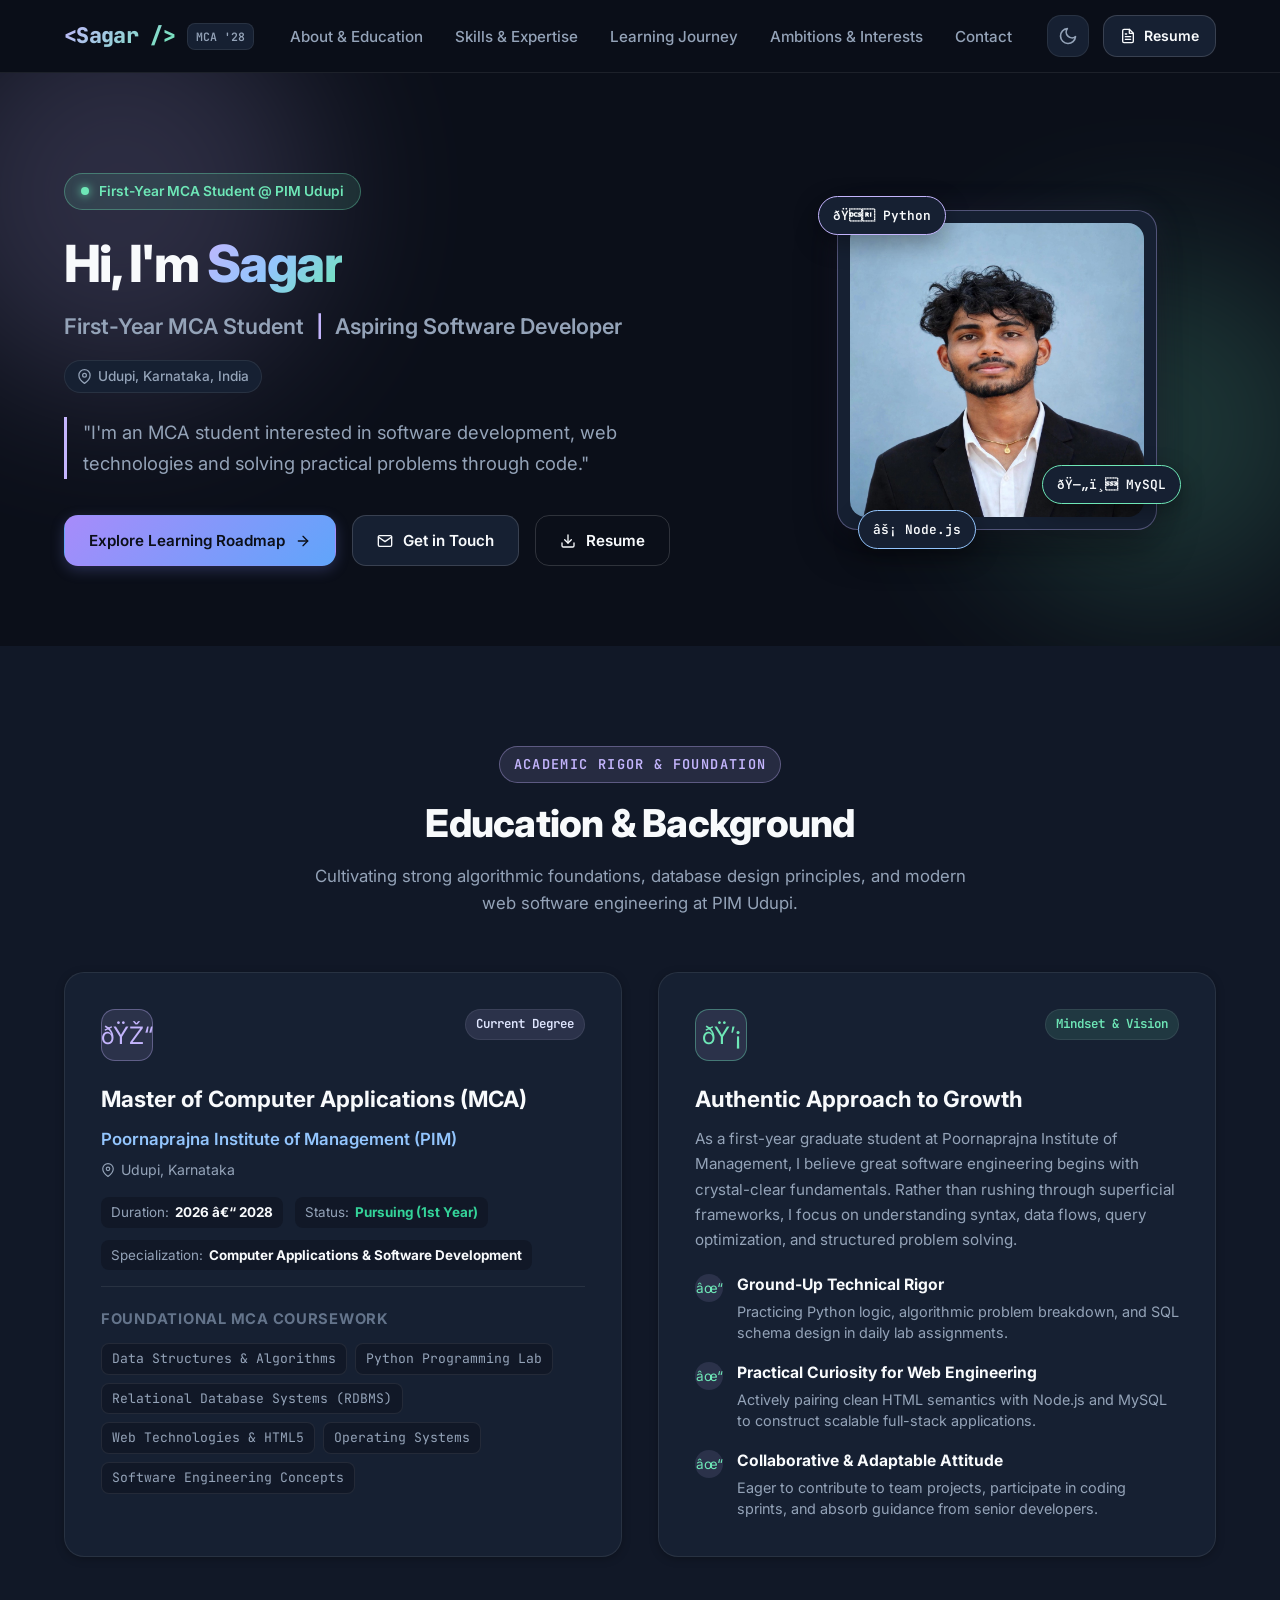
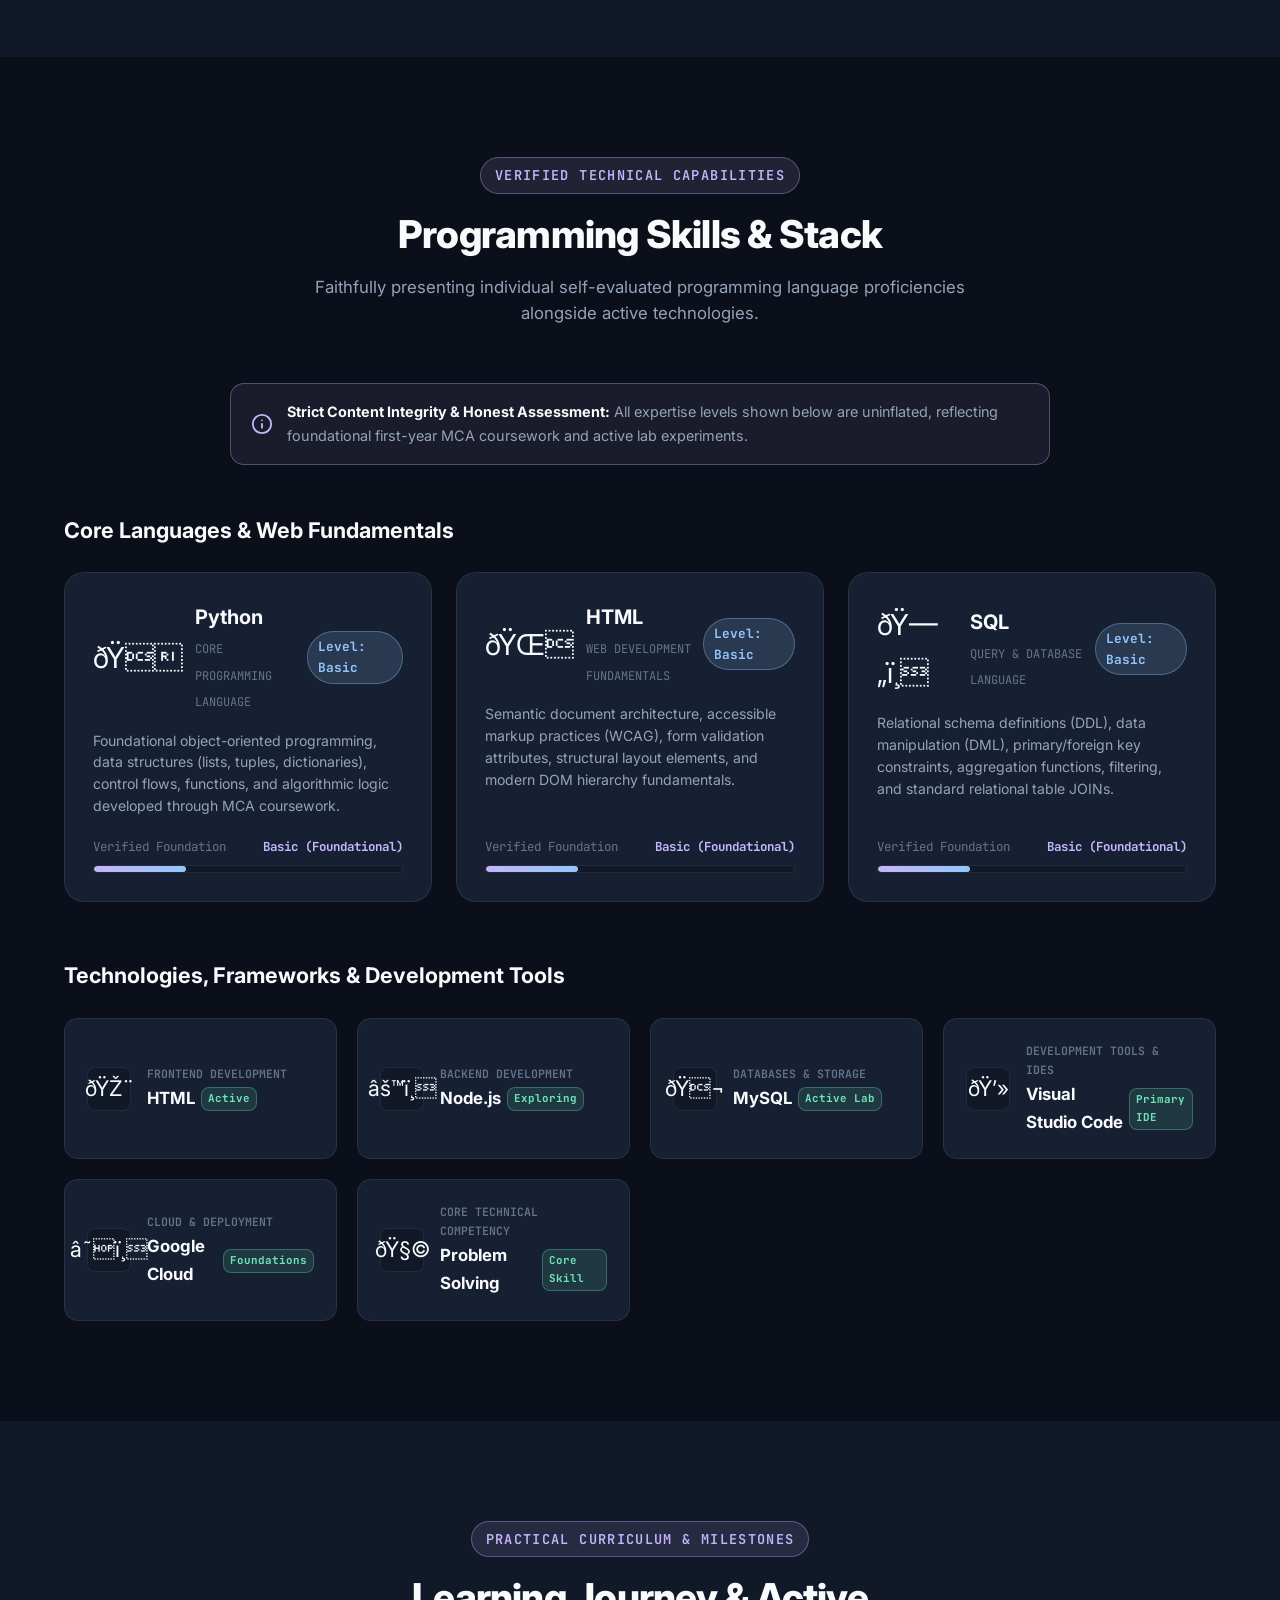
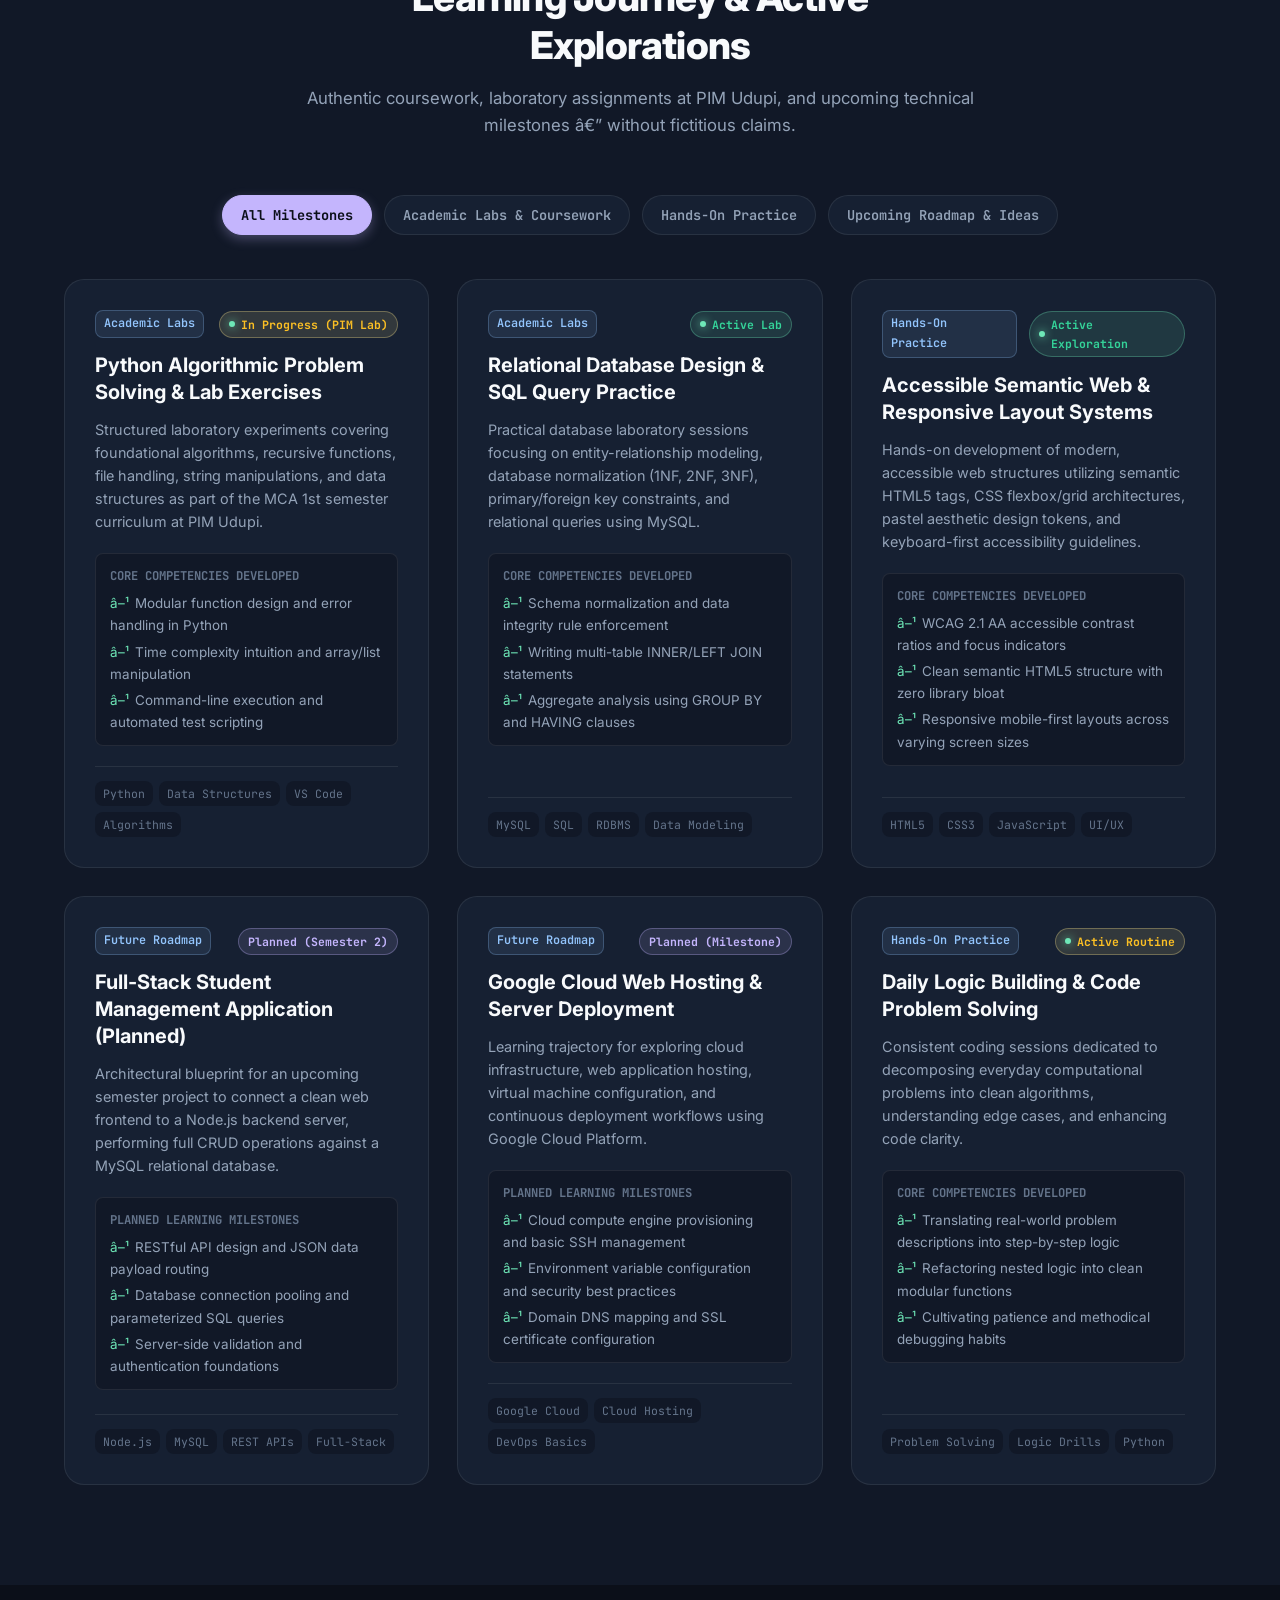
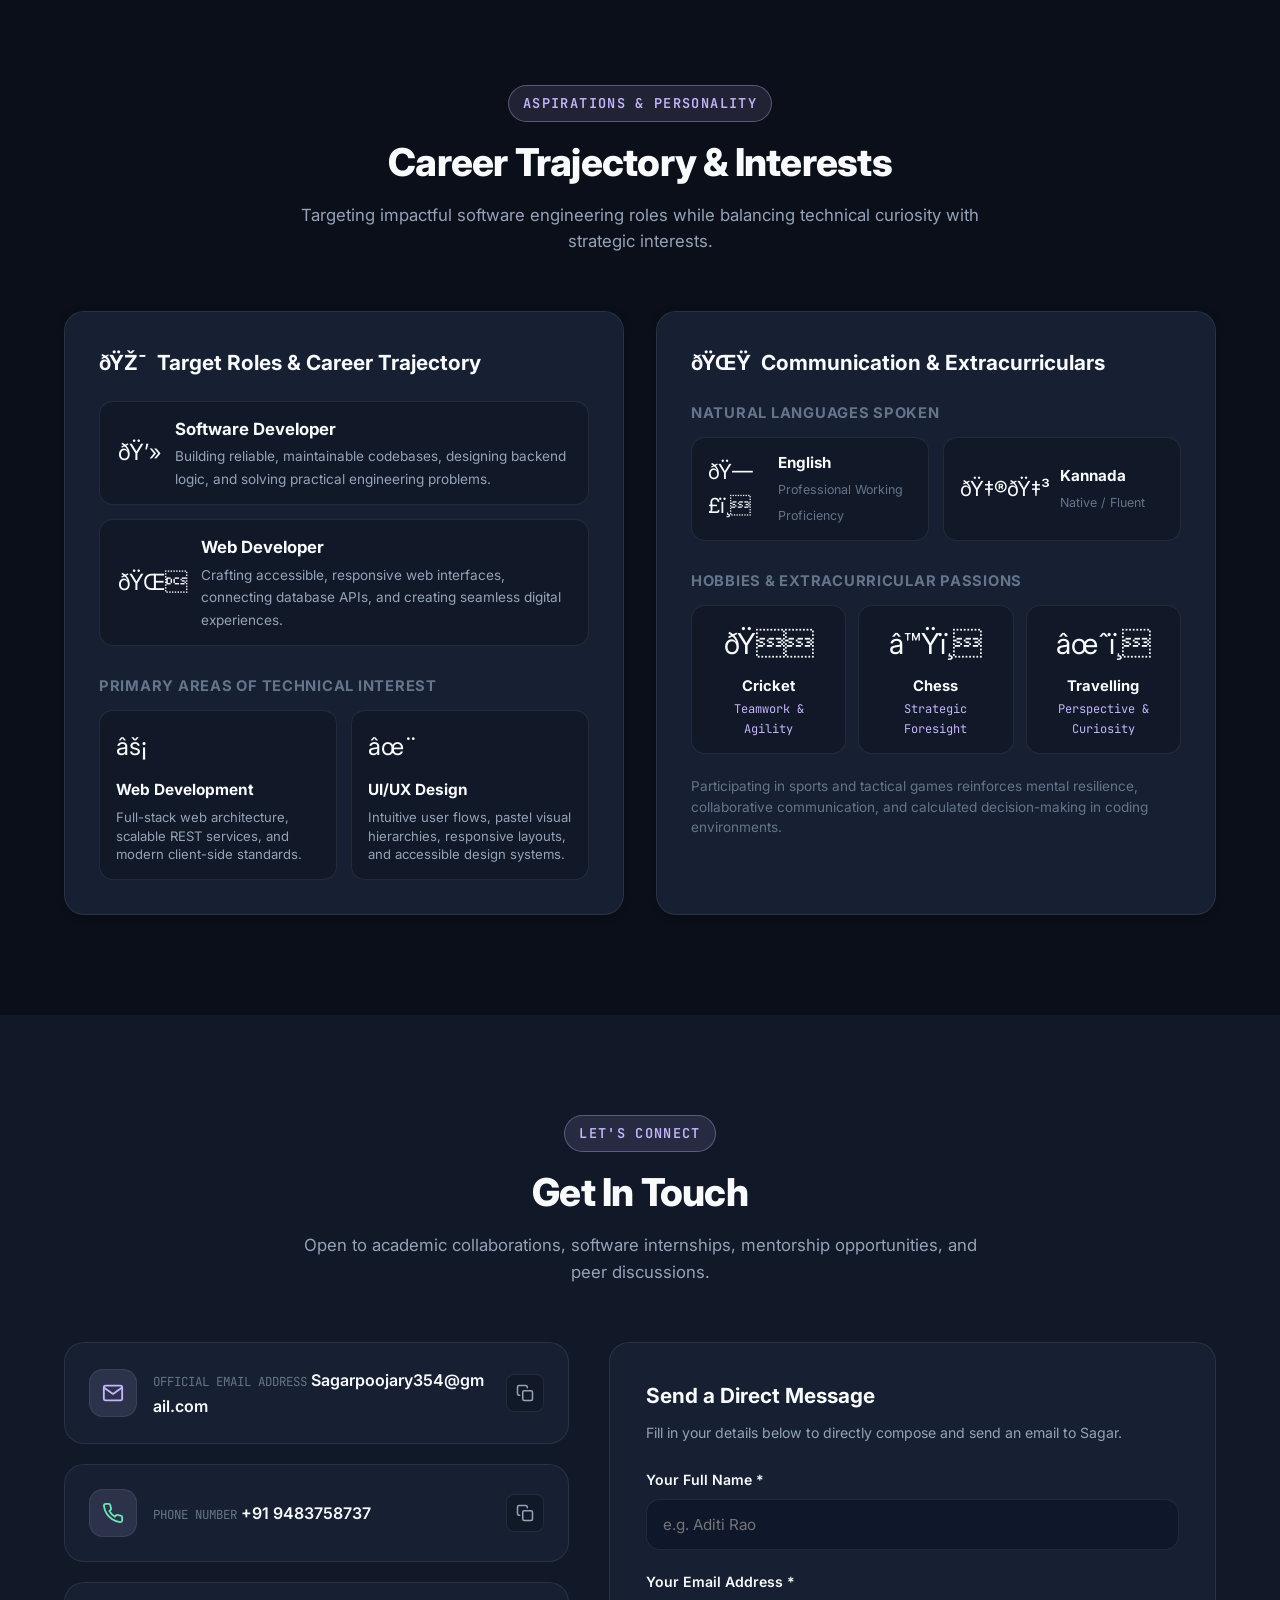
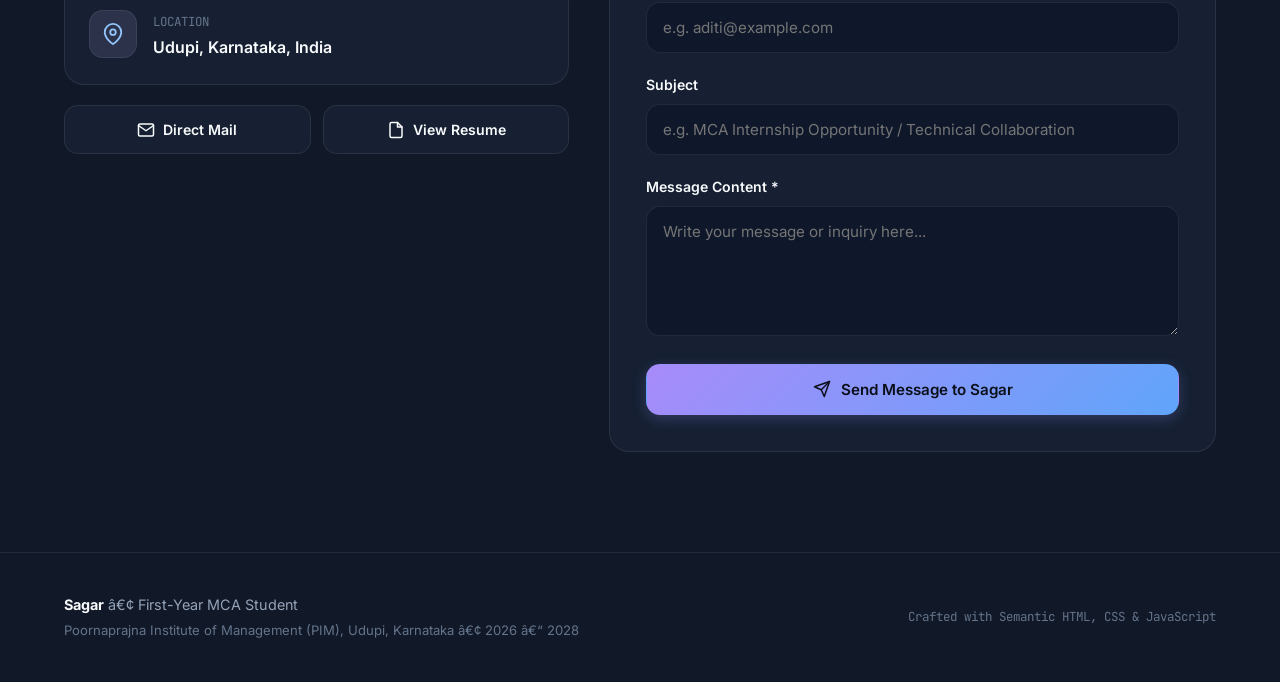
<file: index.html>
﻿<!DOCTYPE html>
<html lang="en" data-theme="dark">
<head>
  <meta charset="UTF-8">
  <meta name="viewport" content="width=device-width, initial-scale=1.0">
  <meta http-equiv="X-UA-Compatible" content="IE=edge">
  
  <!-- Primary Meta Tags -->
  <title>Sagar | MCA Portfolio | Poornaprajna Institute of Management</title>
  <meta name="title" content="Sagar | MCA Portfolio | Poornaprajna Institute of Management">
  <meta name="description" content="Portfolio of Sagar, MCA student at PIM Udupi specializing in software development, web technologies, Python, SQL, and practical problem solving.">
  <meta name="keywords" content="Sagar, MCA, Poornaprajna Institute of Management, PIM Udupi, Software Developer, Web Developer, Python, MySQL, HTML, Udupi">
  <meta name="author" content="Sagar">
  <meta name="robots" content="index, follow">

  <!-- Open Graph / Facebook / LinkedIn -->
  <meta property="og:type" content="website">
  <meta property="og:url" content="https://sagar-portfolio.local">
  <meta property="og:title" content="Sagar | MCA Portfolio | Poornaprajna Institute of Management">
  <meta property="og:description" content="Portfolio of Sagar, MCA student at PIM Udupi specializing in software development, web technologies, and practical problem solving.">
  <meta property="og:image" content="profile.jpg">

  <!-- Twitter Meta Tags -->
  <meta property="twitter:card" content="summary_large_image">
  <meta property="twitter:title" content="Sagar | MCA Portfolio | Poornaprajna Institute of Management">
  <meta property="twitter:description" content="Portfolio of Sagar, MCA student at PIM Udupi specializing in software development, web technologies, and practical problem solving.">
  <meta property="twitter:image" content="profile.jpg">

  <!-- Favicon -->
  <link rel="icon" type="image/svg+xml" href="favicon.svg">

  <!-- Fonts Preconnect -->
  <link rel="preconnect" href="https://fonts.googleapis.com">
  <link rel="preconnect" href="https://fonts.gstatic.com" crossorigin>
  <link href="https://fonts.googleapis.com/css2?family=Inter:wght@400;500;600;700;800&family=JetBrains+Mono:wght@400;600;700&display=swap" rel="stylesheet">

  <!-- Stylesheet -->
    <link rel="stylesheet" href="style.css">

  <!-- Embedded Complete Stylesheet (Ensures 100% styling even if assets folder is moved) -->
  <style>
/* ==========================================================================
   SAGAR - PERSONAL DEVELOPER PORTFOLIO
   First-Year MCA Student | Poornaprajna Institute of Management (PIM), Udupi
   Modern Developer Theme with Pastel Accents & Dark/Light Mode
   ========================================================================== */

/* --------------------------------------------------------------------------
   CSS CUSTOM PROPERTIES / DESIGN TOKENS
   -------------------------------------------------------------------------- */
:root {
  /* Pastel Accent Colors */
  --pastel-lavender: #C4B5FD;
  --pastel-purple-strong: #A78BFA;
  --pastel-blue: #93C5FD;
  --pastel-blue-strong: #60A5FA;
  --pastel-mint: #6EE7B7;
  --pastel-mint-strong: #34D399;
  --pastel-peach: #FCA5A5;
  --pastel-peach-strong: #F87171;
  --pastel-butter: #FDE68A;
  --pastel-butter-strong: #FBBF24;
  --pastel-pink: #F472B6;

  /* Typography */
  --font-sans: 'Inter', -apple-system, BlinkMacSystemFont, 'Segoe UI', Roboto, Helvetica, Arial, sans-serif;
  --font-mono: 'JetBrains Mono', 'Fira Code', 'SF Mono', Consolas, monospace;

  /* Transitions */
  --transition-fast: 0.15s ease;
  --transition-normal: 0.25s ease;
  --transition-smooth: 0.4s cubic-bezier(0.16, 1, 0.3, 1);

  /* Radius */
  --radius-sm: 8px;
  --radius-md: 14px;
  --radius-lg: 20px;
  --radius-full: 9999px;

  /* Shadows & Glows */
  --shadow-sm: 0 2px 8px rgba(0, 0, 0, 0.25);
  --shadow-md: 0 8px 24px rgba(0, 0, 0, 0.35);
  --shadow-lg: 0 16px 40px rgba(0, 0, 0, 0.45);
}

/* Dark Theme (Default) */
[data-theme="dark"], :root {
  --bg-body: #0B0F19;
  --bg-surface: #111827;
  --bg-card: #162032;
  --bg-card-hover: #1E2B42;
  --bg-input: #0F172A;
  --bg-nav: rgba(11, 15, 25, 0.85);

  --border-subtle: rgba(255, 255, 255, 0.08);
  --border-medium: rgba(255, 255, 255, 0.15);
  --border-accent: rgba(196, 181, 253, 0.35);

  --text-main: #F8FAFC;
  --text-muted: #94A3B8;
  --text-dim: #64748B;

  --accent-primary: var(--pastel-lavender);
  --accent-secondary: var(--pastel-mint);
  --accent-tertiary: var(--pastel-blue);

  --card-glow: 0 0 35px -5px rgba(167, 139, 250, 0.12);
  --badge-bg: rgba(196, 181, 253, 0.12);
  --badge-text: #E0E7FF;
  --status-pill-bg: rgba(110, 231, 183, 0.12);
  --status-pill-border: rgba(110, 231, 183, 0.35);
  --status-pill-text: #6EE7B7;
}

/* Light Theme */
[data-theme="light"] {
  --bg-body: #F8FAFC;
  --bg-surface: #F1F5F9;
  --bg-card: #FFFFFF;
  --bg-card-hover: #F8FAFC;
  --bg-input: #FFFFFF;
  --bg-nav: rgba(248, 250, 252, 0.9);

  --border-subtle: rgba(15, 23, 42, 0.08);
  --border-medium: rgba(15, 23, 42, 0.16);
  --border-accent: rgba(129, 140, 248, 0.45);

  --text-main: #0F172A;
  --text-muted: #475569;
  --text-dim: #64748B;

  --accent-primary: #7C3AED;
  --accent-secondary: #059669;
  --accent-tertiary: #2563EB;

  --card-glow: 0 4px 20px -2px rgba(124, 58, 237, 0.08);
  --badge-bg: rgba(124, 58, 237, 0.08);
  --badge-text: #5B21B6;
  --status-pill-bg: rgba(16, 185, 129, 0.1);
  --status-pill-border: rgba(16, 185, 129, 0.3);
  --status-pill-text: #047857;
}

/* --------------------------------------------------------------------------
   RESET & BASE STYLES
   -------------------------------------------------------------------------- */
*, *::before, *::after {
  box-sizing: border-box;
  margin: 0;
  padding: 0;
}

html {
  font-size: 16px;
  scroll-behavior: smooth;
  scroll-padding-top: 80px;
  -webkit-font-smoothing: antialiased;
  -moz-osx-font-smoothing: grayscale;
}

body {
  font-family: var(--font-sans);
  background-color: var(--bg-body);
  color: var(--text-main);
  line-height: 1.65;
  overflow-x: hidden;
  transition: background-color var(--transition-normal), color var(--transition-normal);
}

a {
  color: inherit;
  text-decoration: none;
  transition: color var(--transition-fast);
}

img, svg {
  display: block;
  max-width: 100%;
}

button, input, textarea {
  font: inherit;
  color: inherit;
}

/* Accessibility: Skip to Main Content */
.skip-link {
  position: absolute;
  top: -100px;
  left: 20px;
  background: var(--accent-primary);
  color: #0B0F19;
  font-weight: 700;
  padding: 12px 20px;
  border-radius: var(--radius-sm);
  z-index: 9999;
  transition: top var(--transition-fast);
}

.skip-link:focus {
  top: 20px;
}

/* Focus Visible */
:focus-visible {
  outline: 3px solid var(--pastel-lavender);
  outline-offset: 3px;
  border-radius: var(--radius-sm);
}

/* --------------------------------------------------------------------------
   CONTAINER & LAYOUT
   -------------------------------------------------------------------------- */
.container {
  width: 100%;
  max-width: 1200px;
  margin-left: auto;
  margin-right: auto;
  padding-left: 24px;
  padding-right: 24px;
}

.section {
  padding: 100px 0;
  position: relative;
}

@media (max-width: 768px) {
  .section {
    padding: 70px 0;
  }
}

.section-alt {
  background-color: var(--bg-surface);
}

/* Section Header */
.section-header {
  text-align: center;
  max-width: 680px;
  margin: 0 auto 56px auto;
}

.section-eyebrow {
  display: inline-flex;
  align-items: center;
  gap: 8px;
  font-family: var(--font-mono);
  font-size: 0.85rem;
  font-weight: 600;
  text-transform: uppercase;
  letter-spacing: 0.1em;
  color: var(--pastel-lavender);
  background: var(--badge-bg);
  padding: 6px 14px;
  border-radius: var(--radius-full);
  border: 1px solid var(--border-accent);
  margin-bottom: 16px;
}

[data-theme="light"] .section-eyebrow {
  color: var(--accent-primary);
}

.section-title {
  font-size: 2.4rem;
  font-weight: 800;
  letter-spacing: -0.02em;
  color: var(--text-main);
  margin-bottom: 16px;
  line-height: 1.25;
}

@media (max-width: 768px) {
  .section-title {
    font-size: 1.9rem;
  }
}

.section-subtitle {
  font-size: 1.05rem;
  color: var(--text-muted);
  line-height: 1.6;
}

/* --------------------------------------------------------------------------
   NAVIGATION HEADER
   -------------------------------------------------------------------------- */
.site-header {
  position: sticky;
  top: 0;
  z-index: 1000;
  background-color: var(--bg-nav);
  backdrop-filter: blur(14px);
  -webkit-backdrop-filter: blur(14px);
  border-bottom: 1px solid var(--border-subtle);
  transition: all var(--transition-normal);
}

.site-header.scrolled {
  border-bottom-color: var(--border-medium);
  box-shadow: 0 4px 20px rgba(0, 0, 0, 0.15);
}

.navbar {
  display: flex;
  align-items: center;
  justify-content: space-between;
  height: 72px;
}

/* Brand Logo */
.brand {
  display: flex;
  align-items: center;
  gap: 12px;
  font-weight: 800;
  font-size: 1.25rem;
  color: var(--text-main);
}

.brand-code {
  font-family: var(--font-mono);
  background: linear-gradient(135deg, var(--pastel-lavender), var(--pastel-mint));
  -webkit-background-clip: text;
  -webkit-text-fill-color: transparent;
  font-size: 1.35rem;
  letter-spacing: -0.03em;
}

.brand-tag {
  font-family: var(--font-mono);
  font-size: 0.72rem;
  font-weight: 600;
  color: var(--text-muted);
  background: var(--bg-card);
  padding: 3px 8px;
  border-radius: var(--radius-sm);
  border: 1px solid var(--border-subtle);
}

/* Desktop Navigation */
.nav-links {
  display: flex;
  align-items: center;
  gap: 32px;
  list-style: none;
}

.nav-link {
  font-size: 0.95rem;
  font-weight: 500;
  color: var(--text-muted);
  position: relative;
  padding: 6px 0;
  transition: color var(--transition-fast);
}

.nav-link::after {
  content: '';
  position: absolute;
  bottom: 0;
  left: 0;
  width: 0%;
  height: 2px;
  background: linear-gradient(90deg, var(--pastel-lavender), var(--pastel-mint));
  transition: width var(--transition-fast);
  border-radius: 2px;
}

.nav-link:hover,
.nav-link.active {
  color: var(--text-main);
}

.nav-link.active::after,
.nav-link:hover::after {
  width: 100%;
}

/* Header Action Buttons */
.nav-actions {
  display: flex;
  align-items: center;
  gap: 14px;
}

/* Theme Toggle Button */
.theme-toggle-btn {
  background: var(--bg-card);
  border: 1px solid var(--border-subtle);
  color: var(--text-muted);
  width: 42px;
  height: 42px;
  border-radius: var(--radius-md);
  display: inline-flex;
  align-items: center;
  justify-content: center;
  cursor: pointer;
  transition: all var(--transition-fast);
}

.theme-toggle-btn:hover {
  background: var(--bg-card-hover);
  color: var(--text-main);
  border-color: var(--border-accent);
  transform: translateY(-1px);
}

.theme-toggle-btn svg {
  width: 20px;
  height: 20px;
  transition: transform var(--transition-normal);
}

.theme-toggle-btn .sun-icon {
  display: none;
}

.theme-toggle-btn .moon-icon {
  display: block;
}

[data-theme="light"] .theme-toggle-btn .sun-icon {
  display: block;
}

[data-theme="light"] .theme-toggle-btn .moon-icon {
  display: none;
}

/* Resume Header Button */
.btn-resume {
  font-size: 0.88rem;
  font-weight: 600;
  padding: 8px 16px;
  border-radius: var(--radius-md);
  background: var(--bg-card);
  border: 1px solid var(--border-medium);
  color: var(--text-main);
  display: inline-flex;
  align-items: center;
  gap: 8px;
  transition: all var(--transition-fast);
  cursor: pointer;
}

.btn-resume:hover {
  border-color: var(--pastel-lavender);
  background: var(--bg-card-hover);
  transform: translateY(-1px);
}

/* Mobile Hamburger Toggle */
.mobile-nav-toggle {
  display: none;
  background: var(--bg-card);
  border: 1px solid var(--border-subtle);
  color: var(--text-main);
  width: 42px;
  height: 42px;
  border-radius: var(--radius-md);
  cursor: pointer;
  padding: 10px;
}

@media (max-width: 900px) {
  .nav-links, .btn-resume {
    display: none;
  }
  .mobile-nav-toggle {
    display: flex;
    flex-direction: column;
    justify-content: space-around;
    align-items: center;
  }
}

.mobile-nav-toggle span {
  display: block;
  width: 20px;
  height: 2px;
  background-color: var(--text-main);
  border-radius: 2px;
  transition: all var(--transition-fast);
}

.mobile-nav-toggle.open span:nth-child(1) {
  transform: translateY(6px) rotate(45deg);
}

.mobile-nav-toggle.open span:nth-child(2) {
  opacity: 0;
}

.mobile-nav-toggle.open span:nth-child(3) {
  transform: translateY(-6px) rotate(-45deg);
}

/* Mobile Drawer */
.mobile-drawer {
  position: fixed;
  top: 72px;
  left: 0;
  width: 100%;
  height: calc(100vh - 72px);
  background: var(--bg-body);
  border-top: 1px solid var(--border-subtle);
  padding: 32px 24px;
  display: flex;
  flex-direction: column;
  justify-content: space-between;
  transform: translateX(100%);
  opacity: 0;
  visibility: hidden;
  transition: transform var(--transition-smooth), opacity var(--transition-normal), visibility var(--transition-normal);
  z-index: 999;
}

.mobile-drawer.open {
  transform: translateX(0);
  opacity: 1;
  visibility: visible;
}

.mobile-drawer-links {
  list-style: none;
  display: flex;
  flex-direction: column;
  gap: 20px;
}

.mobile-drawer-link {
  font-size: 1.25rem;
  font-weight: 600;
  color: var(--text-muted);
  display: flex;
  align-items: center;
  justify-content: space-between;
  padding: 10px 0;
  border-bottom: 1px solid var(--border-subtle);
}

.mobile-drawer-link:hover,
.mobile-drawer-link.active {
  color: var(--pastel-lavender);
}

.mobile-drawer-footer {
  display: flex;
  flex-direction: column;
  gap: 16px;
  margin-top: 24px;
}

/* --------------------------------------------------------------------------
   HERO SHOWCASE SECTION
   -------------------------------------------------------------------------- */
.hero-section {
  padding: 100px 0 80px 0;
  position: relative;
  overflow: hidden;
}

@media (max-width: 768px) {
  .hero-section {
    padding: 60px 0 60px 0;
  }
}

/* Ambient Background Blobs (Pastel Glow) */
.hero-ambient-blob {
  position: absolute;
  border-radius: 50%;
  filter: blur(80px);
  opacity: 0.18;
  pointer-events: none;
  z-index: 0;
}

.blob-1 {
  width: 400px;
  height: 400px;
  top: -80px;
  left: -80px;
  background: var(--pastel-lavender);
}

.blob-2 {
  width: 350px;
  height: 350px;
  top: 180px;
  right: -50px;
  background: var(--pastel-mint);
}

.hero-grid {
  display: grid;
  grid-template-columns: 1.2fr 0.8fr;
  align-items: center;
  gap: 56px;
  position: relative;
  z-index: 1;
}

@media (max-width: 992px) {
  .hero-grid {
    grid-template-columns: 1fr;
    text-align: center;
    gap: 48px;
  }
}

/* Hero Content */
.hero-status-pill {
  display: inline-flex;
  align-items: center;
  gap: 10px;
  padding: 6px 16px;
  border-radius: var(--radius-full);
  background: var(--status-pill-bg);
  border: 1px solid var(--status-pill-border);
  color: var(--status-pill-text);
  font-size: 0.86rem;
  font-weight: 600;
  margin-bottom: 24px;
}

.pulse-dot {
  width: 8px;
  height: 8px;
  border-radius: 50%;
  background-color: var(--pastel-mint);
  box-shadow: 0 0 10px var(--pastel-mint);
  animation: pulse 2s infinite;
}

@keyframes pulse {
  0% { transform: scale(0.95); box-shadow: 0 0 0 0 rgba(110, 231, 183, 0.7); }
  70% { transform: scale(1.1); box-shadow: 0 0 0 8px rgba(110, 231, 183, 0); }
  100% { transform: scale(0.95); box-shadow: 0 0 0 0 rgba(110, 231, 183, 0); }
}

.hero-title {
  font-size: 3.2rem;
  font-weight: 800;
  line-height: 1.15;
  letter-spacing: -0.03em;
  margin-bottom: 16px;
}

.hero-title .name-highlight {
  background: linear-gradient(135deg, var(--pastel-lavender) 0%, var(--pastel-blue) 50%, var(--pastel-mint) 100%);
  -webkit-background-clip: text;
  -webkit-text-fill-color: transparent;
}

@media (max-width: 768px) {
  .hero-title {
    font-size: 2.3rem;
  }
}

.hero-headline {
  font-size: 1.35rem;
  font-weight: 600;
  color: var(--text-muted);
  margin-bottom: 16px;
  display: flex;
  align-items: center;
  gap: 12px;
}

@media (max-width: 992px) {
  .hero-headline {
    justify-content: center;
    flex-wrap: wrap;
  }
}

.hero-location-badge {
  display: inline-flex;
  align-items: center;
  gap: 6px;
  font-size: 0.85rem;
  font-weight: 500;
  color: var(--text-muted);
  background: var(--bg-card);
  padding: 4px 12px;
  border-radius: var(--radius-full);
  border: 1px solid var(--border-subtle);
  margin-bottom: 24px;
}

.hero-pitch {
  font-size: 1.15rem;
  color: var(--text-muted);
  line-height: 1.7;
  max-width: 580px;
  margin-bottom: 36px;
  font-style: normal;
  border-left: 3px solid var(--pastel-lavender);
  padding-left: 16px;
}

@media (max-width: 992px) {
  .hero-pitch {
    margin-left: auto;
    margin-right: auto;
    border-left: none;
    border-top: 2px solid var(--pastel-lavender);
    border-bottom: 2px solid var(--pastel-lavender);
    padding: 12px 16px;
  }
}

/* Hero CTA Button Group */
.hero-cta-group {
  display: flex;
  align-items: center;
  gap: 16px;
  flex-wrap: wrap;
}

@media (max-width: 992px) {
  .hero-cta-group {
    justify-content: center;
  }
}

/* Generic Buttons */
.btn {
  display: inline-flex;
  align-items: center;
  justify-content: center;
  gap: 10px;
  font-weight: 600;
  font-size: 0.95rem;
  padding: 12px 24px;
  border-radius: var(--radius-md);
  border: 1px solid transparent;
  cursor: pointer;
  transition: all var(--transition-fast);
  text-decoration: none;
}

.btn-primary {
  background: linear-gradient(135deg, var(--pastel-purple-strong), var(--pastel-blue-strong));
  color: #0B0F19;
  box-shadow: 0 4px 14px rgba(129, 140, 248, 0.25);
}

.btn-primary:hover {
  transform: translateY(-2px);
  box-shadow: 0 8px 24px rgba(129, 140, 248, 0.4);
}

.btn-secondary {
  background: var(--bg-card);
  color: var(--text-main);
  border-color: var(--border-medium);
}

.btn-secondary:hover {
  background: var(--bg-card-hover);
  border-color: var(--pastel-lavender);
  transform: translateY(-2px);
}

.btn-outline {
  background: transparent;
  color: var(--text-main);
  border: 1px solid var(--border-medium);
}

.btn-outline:hover {
  background: var(--bg-card);
  border-color: var(--pastel-mint);
  transform: translateY(-2px);
}

/* Hero Visual / Avatar Showcase */
.hero-visual-wrapper {
  position: relative;
  display: flex;
  justify-content: center;
  align-items: center;
}

.hero-avatar-frame {
  position: relative;
  width: 320px;
  height: 320px;
  border-radius: var(--radius-lg);
  background: var(--bg-card);
  border: 1px solid var(--border-accent);
  padding: 12px;
  box-shadow: var(--shadow-lg), var(--card-glow);
  display: flex;
  align-items: center;
  justify-content: center;
}

@media (max-width: 480px) {
  .hero-avatar-frame {
    width: 270px;
    height: 270px;
  }
}

.avatar-image {
  width: 100%;
  height: 100%;
  border-radius: calc(var(--radius-lg) - 4px);
  object-fit: cover;
  object-position: center top;
}

/* Floating Tech Pills on Hero */
.hero-floating-pill {
  position: absolute;
  background: var(--bg-card);
  border: 1px solid var(--border-medium);
  padding: 8px 14px;
  border-radius: var(--radius-full);
  font-family: var(--font-mono);
  font-size: 0.8rem;
  font-weight: 600;
  display: flex;
  align-items: center;
  gap: 8px;
  box-shadow: var(--shadow-md);
  z-index: 2;
  animation: floatSlow 5s ease-in-out infinite;
}

.pill-pos-1 {
  top: -15px;
  left: -20px;
  border-color: var(--pastel-lavender);
  animation-delay: 0s;
}

.pill-pos-2 {
  bottom: 25px;
  right: -25px;
  border-color: var(--pastel-mint);
  animation-delay: 1.5s;
}

.pill-pos-3 {
  bottom: -20px;
  left: 20px;
  border-color: var(--pastel-blue);
  animation-delay: 2.8s;
}

@keyframes floatSlow {
  0%, 100% { transform: translateY(0px); }
  50% { transform: translateY(-8px); }
}

@media (max-width: 992px) {
  .hero-floating-pill {
    display: none;
  }
}

/* --------------------------------------------------------------------------
   ABOUT ME & ACADEMIC EDUCATION SECTION
   -------------------------------------------------------------------------- */
.about-grid {
  display: grid;
  grid-template-columns: 1fr 1fr;
  gap: 36px;
}

@media (max-width: 900px) {
  .about-grid {
    grid-template-columns: 1fr;
  }
}

/* Standard Glass/Pastel Card */
.content-card {
  background: var(--bg-card);
  border: 1px solid var(--border-subtle);
  border-radius: var(--radius-lg);
  padding: 36px;
  box-shadow: var(--shadow-sm);
  transition: all var(--transition-normal);
  position: relative;
  overflow: hidden;
}

.content-card:hover {
  border-color: var(--border-accent);
  transform: translateY(-3px);
  box-shadow: var(--shadow-md), var(--card-glow);
}

.card-top-header {
  display: flex;
  align-items: flex-start;
  justify-content: space-between;
  gap: 16px;
  margin-bottom: 20px;
}

.card-icon-box {
  width: 52px;
  height: 52px;
  border-radius: var(--radius-md);
  background: var(--badge-bg);
  border: 1px solid var(--border-accent);
  display: flex;
  align-items: center;
  justify-content: center;
  font-size: 1.5rem;
  color: var(--pastel-lavender);
  flex-shrink: 0;
}

.card-badge {
  font-family: var(--font-mono);
  font-size: 0.78rem;
  font-weight: 600;
  padding: 4px 10px;
  border-radius: var(--radius-full);
  background: var(--badge-bg);
  border: 1px solid var(--border-subtle);
  color: var(--badge-text);
}

.card-title {
  font-size: 1.4rem;
  font-weight: 700;
  margin-bottom: 8px;
  color: var(--text-main);
}

.card-institution {
  font-size: 1.05rem;
  font-weight: 600;
  color: var(--pastel-blue);
  margin-bottom: 4px;
}

.card-location {
  font-size: 0.88rem;
  color: var(--text-muted);
  display: flex;
  align-items: center;
  gap: 6px;
  margin-bottom: 16px;
}

.meta-row {
  display: flex;
  flex-wrap: wrap;
  gap: 12px;
  margin-bottom: 20px;
  padding-bottom: 16px;
  border-bottom: 1px solid var(--border-subtle);
}

.meta-item {
  display: inline-flex;
  align-items: center;
  gap: 6px;
  font-size: 0.84rem;
  color: var(--text-muted);
  background: var(--bg-surface);
  padding: 4px 10px;
  border-radius: var(--radius-sm);
}

.meta-item strong {
  color: var(--text-main);
}

.coursework-title {
  font-size: 0.92rem;
  font-weight: 700;
  text-transform: uppercase;
  letter-spacing: 0.05em;
  color: var(--text-dim);
  margin-bottom: 12px;
}

.coursework-tags {
  display: flex;
  flex-wrap: wrap;
  gap: 8px;
}

.c-tag {
  font-size: 0.82rem;
  font-family: var(--font-mono);
  background: var(--bg-surface);
  border: 1px solid var(--border-subtle);
  padding: 4px 10px;
  border-radius: var(--radius-sm);
  color: var(--text-muted);
}

/* Philosophy / Mindset points */
.mindset-list {
  list-style: none;
  display: flex;
  flex-direction: column;
  gap: 16px;
  margin-top: 16px;
}

.mindset-item {
  display: flex;
  align-items: flex-start;
  gap: 14px;
}

.mindset-icon {
  width: 28px;
  height: 28px;
  border-radius: 50%;
  background: var(--badge-bg);
  color: var(--pastel-mint);
  display: flex;
  align-items: center;
  justify-content: center;
  font-size: 0.85rem;
  flex-shrink: 0;
  margin-top: 2px;
}

.mindset-text h4 {
  font-size: 0.98rem;
  font-weight: 700;
  color: var(--text-main);
  margin-bottom: 3px;
}

.mindset-text p {
  font-size: 0.9rem;
  color: var(--text-muted);
  line-height: 1.5;
}

/* --------------------------------------------------------------------------
   TECHNICAL SKILLS & VERIFIED EXPERTISE SECTION
   -------------------------------------------------------------------------- */
.skills-honest-banner {
  background: rgba(196, 181, 253, 0.08);
  border: 1px solid var(--border-accent);
  border-radius: var(--radius-md);
  padding: 16px 20px;
  display: flex;
  align-items: center;
  gap: 14px;
  max-width: 820px;
  margin: 0 auto 48px auto;
  font-size: 0.9rem;
  color: var(--text-muted);
}

.skills-honest-banner svg {
  color: var(--pastel-lavender);
  flex-shrink: 0;
}

.skills-honest-banner strong {
  color: var(--text-main);
}

/* Languages Grid */
.languages-headline {
  font-size: 1.35rem;
  font-weight: 700;
  color: var(--text-main);
  margin-bottom: 24px;
  display: flex;
  align-items: center;
  gap: 10px;
}

.languages-grid {
  display: grid;
  grid-template-columns: repeat(3, 1fr);
  gap: 24px;
  margin-bottom: 56px;
}

@media (max-width: 900px) {
  .languages-grid {
    grid-template-columns: 1fr;
  }
}

.lang-card {
  background: var(--bg-card);
  border: 1px solid var(--border-subtle);
  border-radius: var(--radius-lg);
  padding: 28px;
  display: flex;
  flex-direction: column;
  justify-content: space-between;
  transition: all var(--transition-normal);
}

.lang-card:hover {
  border-color: var(--pastel-lavender);
  transform: translateY(-3px);
  box-shadow: var(--shadow-md);
}

.lang-top {
  display: flex;
  align-items: center;
  justify-content: space-between;
  margin-bottom: 16px;
}

.lang-title-group {
  display: flex;
  align-items: center;
  gap: 12px;
}

.lang-icon {
  font-size: 1.8rem;
}

.lang-name {
  font-size: 1.25rem;
  font-weight: 700;
  color: var(--text-main);
}

.lang-category-label {
  font-family: var(--font-mono);
  font-size: 0.75rem;
  color: var(--text-dim);
  text-transform: uppercase;
}

.level-badge {
  font-family: var(--font-mono);
  font-size: 0.8rem;
  font-weight: 700;
  padding: 4px 10px;
  border-radius: var(--radius-full);
  display: inline-flex;
  align-items: center;
  gap: 5px;
}

.level-badge.basic {
  background: rgba(147, 197, 253, 0.15);
  color: var(--pastel-blue);
  border: 1px solid rgba(147, 197, 253, 0.35);
}

.lang-desc {
  font-size: 0.88rem;
  color: var(--text-muted);
  line-height: 1.55;
  margin-bottom: 20px;
}

/* Verified Skill Meter */
.meter-container {
  margin-top: auto;
}

.meter-header {
  display: flex;
  justify-content: space-between;
  align-items: center;
  font-size: 0.78rem;
  font-family: var(--font-mono);
  color: var(--text-dim);
  margin-bottom: 8px;
}

.meter-header .meter-val {
  color: var(--pastel-lavender);
  font-weight: 700;
}

.meter-bar {
  width: 100%;
  height: 8px;
  background: var(--bg-surface);
  border-radius: var(--radius-full);
  overflow: hidden;
  border: 1px solid var(--border-subtle);
}

.meter-fill {
  height: 100%;
  border-radius: var(--radius-full);
  transition: width 1s ease-in-out;
}

.meter-fill.basic {
  width: 30%;
  background: linear-gradient(90deg, var(--pastel-lavender), var(--pastel-blue));
}

/* Tech Stack Grid */
.stack-sections-grid {
  display: grid;
  grid-template-columns: repeat(auto-fill, minmax(260px, 1fr));
  gap: 20px;
}

.stack-card {
  background: var(--bg-card);
  border: 1px solid var(--border-subtle);
  border-radius: var(--radius-md);
  padding: 22px;
  display: flex;
  align-items: center;
  gap: 16px;
  transition: all var(--transition-fast);
}

.stack-card:hover {
  border-color: var(--border-medium);
  background: var(--bg-card-hover);
  transform: translateY(-2px);
}

.stack-card-icon {
  width: 44px;
  height: 44px;
  border-radius: var(--radius-sm);
  background: var(--bg-surface);
  border: 1px solid var(--border-subtle);
  display: flex;
  align-items: center;
  justify-content: center;
  font-size: 1.35rem;
  flex-shrink: 0;
}

.stack-category {
  font-family: var(--font-mono);
  font-size: 0.72rem;
  font-weight: 600;
  text-transform: uppercase;
  color: var(--text-dim);
  margin-bottom: 2px;
}

.stack-tech-name {
  font-size: 1.05rem;
  font-weight: 700;
  color: var(--text-main);
  display: flex;
  align-items: center;
  gap: 6px;
}

.stack-stage-tag {
  font-size: 0.68rem;
  font-family: var(--font-mono);
  padding: 2px 6px;
  border-radius: var(--radius-sm);
  background: rgba(110, 231, 183, 0.12);
  color: var(--pastel-mint);
  border: 1px solid rgba(110, 231, 183, 0.3);
}

/* --------------------------------------------------------------------------
   LEARNING JOURNEY & ACTIVE EXPLORATIONS SECTION
   -------------------------------------------------------------------------- */
.filter-tabs {
  display: flex;
  align-items: center;
  justify-content: center;
  gap: 12px;
  flex-wrap: wrap;
  margin-bottom: 44px;
}

.filter-btn {
  font-family: var(--font-mono);
  font-size: 0.85rem;
  font-weight: 600;
  padding: 8px 18px;
  border-radius: var(--radius-full);
  background: var(--bg-card);
  border: 1px solid var(--border-subtle);
  color: var(--text-muted);
  cursor: pointer;
  transition: all var(--transition-fast);
}

.filter-btn:hover {
  color: var(--text-main);
  border-color: var(--border-medium);
}

.filter-btn.active {
  background: var(--pastel-lavender);
  color: #0B0F19;
  border-color: var(--pastel-lavender);
  font-weight: 700;
  box-shadow: 0 4px 12px rgba(196, 181, 253, 0.3);
}

[data-theme="light"] .filter-btn.active {
  background: #7C3AED;
  color: #FFFFFF;
  border-color: #7C3AED;
}

/* Exploration Cards Grid */
.explorations-grid {
  display: grid;
  grid-template-columns: repeat(auto-fill, minmax(350px, 1fr));
  gap: 28px;
}

@media (max-width: 480px) {
  .explorations-grid {
    grid-template-columns: 1fr;
  }
}

.exp-card {
  background: var(--bg-card);
  border: 1px solid var(--border-subtle);
  border-radius: var(--radius-lg);
  padding: 30px;
  display: flex;
  flex-direction: column;
  justify-content: space-between;
  transition: all var(--transition-normal);
  position: relative;
}

.exp-card:hover {
  border-color: var(--pastel-mint);
  transform: translateY(-4px);
  box-shadow: var(--shadow-md), 0 0 30px -5px rgba(110, 231, 183, 0.12);
}

.exp-card.hidden {
  display: none;
}

.exp-card-header {
  display: flex;
  align-items: center;
  justify-content: space-between;
  gap: 12px;
  margin-bottom: 14px;
}

.exp-category-pill {
  font-family: var(--font-mono);
  font-size: 0.74rem;
  font-weight: 600;
  color: var(--pastel-blue);
  background: rgba(147, 197, 253, 0.1);
  padding: 3px 8px;
  border-radius: var(--radius-sm);
  border: 1px solid rgba(147, 197, 253, 0.25);
}

.status-badge {
  font-family: var(--font-mono);
  font-size: 0.72rem;
  font-weight: 700;
  padding: 3px 9px;
  border-radius: var(--radius-full);
  display: inline-flex;
  align-items: center;
  gap: 6px;
}

.status-badge.in-progress {
  background: rgba(253, 230, 138, 0.12);
  color: var(--pastel-butter-strong);
  border: 1px solid rgba(253, 230, 138, 0.3);
}

.status-badge.active-lab {
  background: rgba(110, 231, 183, 0.12);
  color: var(--pastel-mint-strong);
  border: 1px solid rgba(110, 231, 183, 0.3);
}

.status-badge.planned {
  background: rgba(196, 181, 253, 0.12);
  color: var(--pastel-lavender);
  border: 1px solid rgba(196, 181, 253, 0.3);
}

.exp-card-title {
  font-size: 1.25rem;
  font-weight: 700;
  color: var(--text-main);
  margin-bottom: 12px;
  line-height: 1.35;
}

.exp-card-body {
  font-size: 0.9rem;
  color: var(--text-muted);
  line-height: 1.6;
  margin-bottom: 20px;
}

.exp-outcomes {
  background: var(--bg-surface);
  border: 1px solid var(--border-subtle);
  border-radius: var(--radius-sm);
  padding: 12px 14px;
  margin-bottom: 20px;
}

.exp-outcomes-title {
  font-size: 0.76rem;
  font-family: var(--font-mono);
  font-weight: 700;
  text-transform: uppercase;
  color: var(--text-dim);
  margin-bottom: 6px;
}

.exp-outcomes-list {
  list-style: none;
  font-size: 0.84rem;
  color: var(--text-muted);
  display: flex;
  flex-direction: column;
  gap: 4px;
}

.exp-outcomes-list li::before {
  content: 'â–¹';
  color: var(--pastel-mint);
  margin-right: 6px;
}

.exp-tags {
  display: flex;
  flex-wrap: wrap;
  gap: 6px;
  margin-top: auto;
  padding-top: 14px;
  border-top: 1px solid var(--border-subtle);
}

.exp-tag {
  font-family: var(--font-mono);
  font-size: 0.72rem;
  background: var(--bg-surface);
  color: var(--text-dim);
  padding: 3px 8px;
  border-radius: var(--radius-sm);
}

/* --------------------------------------------------------------------------
   INTERESTS, AMBITIONS & CAREER TRAJECTORY SECTION
   -------------------------------------------------------------------------- */
.trajectory-grid {
  display: grid;
  grid-template-columns: repeat(2, 1fr);
  gap: 32px;
}

@media (max-width: 900px) {
  .trajectory-grid {
    grid-template-columns: 1fr;
  }
}

.trajectory-card {
  background: var(--bg-card);
  border: 1px solid var(--border-subtle);
  border-radius: var(--radius-lg);
  padding: 34px;
  box-shadow: var(--shadow-sm);
}

.trajectory-card-title {
  font-size: 1.3rem;
  font-weight: 700;
  color: var(--text-main);
  margin-bottom: 20px;
  display: flex;
  align-items: center;
  gap: 10px;
}

/* Target Roles Pill List */
.roles-list {
  display: flex;
  flex-direction: column;
  gap: 14px;
  margin-bottom: 28px;
}

.role-item {
  display: flex;
  align-items: center;
  gap: 14px;
  background: var(--bg-surface);
  border: 1px solid var(--border-subtle);
  border-radius: var(--radius-md);
  padding: 14px 18px;
  transition: all var(--transition-fast);
}

.role-item:hover {
  border-color: var(--pastel-lavender);
  transform: translateX(4px);
}

.role-icon {
  font-size: 1.4rem;
}

.role-info h4 {
  font-size: 1.05rem;
  font-weight: 700;
  color: var(--text-main);
  margin-bottom: 2px;
}

.role-info p {
  font-size: 0.85rem;
  color: var(--text-muted);
}

/* Primary Domains / Interests */
.domains-grid {
  display: grid;
  grid-template-columns: 1fr 1fr;
  gap: 14px;
}

@media (max-width: 500px) {
  .domains-grid {
    grid-template-columns: 1fr;
  }
}

.domain-box {
  background: var(--bg-surface);
  border: 1px solid var(--border-subtle);
  border-radius: var(--radius-md);
  padding: 16px;
  display: flex;
  flex-direction: column;
  gap: 6px;
}

.domain-box .domain-icon {
  font-size: 1.5rem;
  margin-bottom: 4px;
}

.domain-box h5 {
  font-size: 0.96rem;
  font-weight: 700;
  color: var(--text-main);
}

.domain-box p {
  font-size: 0.82rem;
  color: var(--text-muted);
  line-height: 1.4;
}

/* Languages Spoken */
.spoken-langs-group {
  margin-bottom: 28px;
}

.sub-heading {
  font-size: 0.92rem;
  font-weight: 700;
  text-transform: uppercase;
  letter-spacing: 0.05em;
  color: var(--text-dim);
  margin-bottom: 12px;
}

.spoken-langs-list {
  display: flex;
  gap: 14px;
  flex-wrap: wrap;
}

.spoken-lang-card {
  flex: 1;
  min-width: 140px;
  background: var(--bg-surface);
  border: 1px solid var(--border-subtle);
  border-radius: var(--radius-md);
  padding: 12px 16px;
  display: flex;
  align-items: center;
  gap: 10px;
}

.spoken-lang-card .flag {
  font-size: 1.3rem;
}

.spoken-lang-card .lang-text strong {
  display: block;
  font-size: 0.95rem;
  color: var(--text-main);
}

.spoken-lang-card .lang-text span {
  font-size: 0.78rem;
  color: var(--text-dim);
}

/* Extracurricular Hobbies */
.hobbies-grid {
  display: grid;
  grid-template-columns: repeat(3, 1fr);
  gap: 12px;
}

@media (max-width: 500px) {
  .hobbies-grid {
    grid-template-columns: 1fr;
  }
}

.hobby-card {
  background: var(--bg-surface);
  border: 1px solid var(--border-subtle);
  border-radius: var(--radius-md);
  padding: 14px;
  text-align: center;
  transition: all var(--transition-fast);
}

.hobby-card:hover {
  border-color: var(--pastel-mint);
  transform: translateY(-2px);
}

.hobby-emoji {
  font-size: 1.8rem;
  margin-bottom: 6px;
}

.hobby-title {
  font-size: 0.92rem;
  font-weight: 700;
  color: var(--text-main);
  margin-bottom: 2px;
}

.hobby-trait {
  font-size: 0.75rem;
  font-family: var(--font-mono);
  color: var(--pastel-lavender);
}

[data-theme="light"] .hobby-trait {
  color: var(--accent-primary);
}

/* --------------------------------------------------------------------------
   CONTACT & SOCIAL NETWORK SECTION
   -------------------------------------------------------------------------- */
.contact-grid {
  display: grid;
  grid-template-columns: 1fr 1.2fr;
  gap: 40px;
}

@media (max-width: 900px) {
  .contact-grid {
    grid-template-columns: 1fr;
  }
}

.contact-info-panel {
  display: flex;
  flex-direction: column;
  gap: 20px;
}

.contact-card {
  background: var(--bg-card);
  border: 1px solid var(--border-subtle);
  border-radius: var(--radius-lg);
  padding: 24px;
  display: flex;
  align-items: center;
  justify-content: space-between;
  gap: 16px;
  transition: all var(--transition-fast);
}

.contact-card:hover {
  border-color: var(--border-accent);
  background: var(--bg-card-hover);
}

.contact-card-left {
  display: flex;
  align-items: center;
  gap: 16px;
}

.contact-icon-box {
  width: 48px;
  height: 48px;
  border-radius: var(--radius-md);
  background: var(--badge-bg);
  border: 1px solid var(--border-subtle);
  display: flex;
  align-items: center;
  justify-content: center;
  font-size: 1.3rem;
  color: var(--pastel-lavender);
  flex-shrink: 0;
}

.contact-details span {
  font-size: 0.78rem;
  text-transform: uppercase;
  font-family: var(--font-mono);
  color: var(--text-dim);
}

.contact-details a,
.contact-details p {
  font-size: 1rem;
  font-weight: 600;
  color: var(--text-main);
  word-break: break-all;
}

.contact-details a:hover {
  color: var(--pastel-lavender);
}

.copy-btn {
  background: var(--bg-surface);
  border: 1px solid var(--border-subtle);
  color: var(--text-muted);
  width: 38px;
  height: 38px;
  border-radius: var(--radius-sm);
  display: flex;
  align-items: center;
  justify-content: center;
  cursor: pointer;
  transition: all var(--transition-fast);
  flex-shrink: 0;
}

.copy-btn:hover {
  background: var(--pastel-lavender);
  color: #0B0F19;
  border-color: var(--pastel-lavender);
}

/* Social Network Link Row */
.social-links-row {
  display: flex;
  gap: 12px;
  flex-wrap: wrap;
}

.social-pill {
  flex: 1;
  min-width: 130px;
  display: inline-flex;
  align-items: center;
  justify-content: center;
  gap: 8px;
  padding: 12px 18px;
  border-radius: var(--radius-md);
  background: var(--bg-card);
  border: 1px solid var(--border-subtle);
  font-weight: 600;
  font-size: 0.88rem;
  color: var(--text-main);
  transition: all var(--transition-fast);
}

.social-pill:hover {
  border-color: var(--pastel-lavender);
  background: var(--bg-card-hover);
  transform: translateY(-2px);
}

/* Contact Message Form */
.contact-form-panel {
  background: var(--bg-card);
  border: 1px solid var(--border-subtle);
  border-radius: var(--radius-lg);
  padding: 36px;
}

.form-group {
  margin-bottom: 20px;
}

.form-label {
  display: block;
  font-size: 0.88rem;
  font-weight: 600;
  color: var(--text-main);
  margin-bottom: 8px;
}

.form-input,
.form-textarea {
  width: 100%;
  background: var(--bg-input);
  border: 1px solid var(--border-subtle);
  border-radius: var(--radius-md);
  padding: 12px 16px;
  color: var(--text-main);
  font-size: 0.95rem;
  transition: border-color var(--transition-fast);
}

.form-input:focus,
.form-textarea:focus {
  border-color: var(--pastel-lavender);
  outline: none;
}

.form-textarea {
  min-height: 130px;
  resize: vertical;
}

.form-status-msg {
  font-size: 0.88rem;
  margin-top: 12px;
  display: none;
}

.form-status-msg.success {
  display: block;
  color: var(--pastel-mint);
}

.form-status-msg.error {
  display: block;
  color: var(--pastel-peach-strong);
}

/* --------------------------------------------------------------------------
   FOOTER
   -------------------------------------------------------------------------- */
.site-footer {
  background: var(--bg-surface);
  border-top: 1px solid var(--border-subtle);
  padding: 40px 0;
  font-size: 0.9rem;
  color: var(--text-muted);
}

.footer-content {
  display: flex;
  align-items: center;
  justify-content: space-between;
  flex-wrap: wrap;
  gap: 20px;
}

@media (max-width: 768px) {
  .footer-content {
    flex-direction: column;
    text-align: center;
  }
}

.footer-copy strong {
  color: var(--text-main);
}

.footer-badges {
  display: flex;
  gap: 12px;
  align-items: center;
}

.back-to-top-btn {
  background: var(--bg-card);
  border: 1px solid var(--border-subtle);
  color: var(--text-muted);
  width: 38px;
  height: 38px;
  border-radius: var(--radius-sm);
  display: flex;
  align-items: center;
  justify-content: center;
  cursor: pointer;
  transition: all var(--transition-fast);
}

.back-to-top-btn:hover {
  color: var(--text-main);
  border-color: var(--pastel-lavender);
  transform: translateY(-2px);
}

/* --------------------------------------------------------------------------
   MODAL (RESUME PREVIEW & INTERACTION)
   -------------------------------------------------------------------------- */
.modal-backdrop {
  position: fixed;
  top: 0;
  left: 0;
  width: 100vw;
  height: 100vh;
  background: rgba(0, 0, 0, 0.75);
  backdrop-filter: blur(8px);
  -webkit-backdrop-filter: blur(8px);
  display: flex;
  align-items: center;
  justify-content: center;
  z-index: 2000;
  opacity: 0;
  visibility: hidden;
  transition: all var(--transition-normal);
  padding: 20px;
}

.modal-backdrop.open {
  opacity: 1;
  visibility: visible;
}

.modal-dialog {
  background: var(--bg-card);
  border: 1px solid var(--border-medium);
  border-radius: var(--radius-lg);
  width: 100%;
  max-width: 760px;
  max-height: 85vh;
  display: flex;
  flex-direction: column;
  box-shadow: var(--shadow-lg);
  transform: scale(0.95);
  transition: transform var(--transition-smooth);
  overflow: hidden;
}

.modal-backdrop.open .modal-dialog {
  transform: scale(1);
}

.modal-header {
  padding: 20px 24px;
  border-bottom: 1px solid var(--border-subtle);
  display: flex;
  align-items: center;
  justify-content: space-between;
}

.modal-title {
  font-size: 1.25rem;
  font-weight: 700;
  color: var(--text-main);
}

.modal-close-btn {
  background: transparent;
  border: none;
  font-size: 1.5rem;
  color: var(--text-muted);
  cursor: pointer;
  padding: 4px;
  line-height: 1;
}

.modal-close-btn:hover {
  color: var(--text-main);
}

.modal-body {
  padding: 28px 24px;
  overflow-y: auto;
  font-size: 0.95rem;
  line-height: 1.6;
}

.modal-footer {
  padding: 16px 24px;
  border-top: 1px solid var(--border-subtle);
  display: flex;
  align-items: center;
  justify-content: flex-end;
  gap: 12px;
}

/* Resume Paper Sheet Layout within Modal */
.resume-sheet {
  background: var(--bg-surface);
  border: 1px solid var(--border-subtle);
  border-radius: var(--radius-md);
  padding: 28px;
}

.resume-header {
  border-bottom: 2px solid var(--border-accent);
  padding-bottom: 16px;
  margin-bottom: 20px;
}

.resume-name {
  font-size: 1.7rem;
  font-weight: 800;
  color: var(--text-main);
}

.resume-sub {
  font-size: 1rem;
  color: var(--pastel-blue);
  font-weight: 600;
  margin-bottom: 8px;
}

.resume-contact-line {
  font-size: 0.85rem;
  color: var(--text-muted);
  display: flex;
  flex-wrap: wrap;
  gap: 14px;
}

.resume-sec {
  margin-bottom: 20px;
}

.resume-sec-title {
  font-size: 0.95rem;
  font-weight: 700;
  text-transform: uppercase;
  letter-spacing: 0.05em;
  color: var(--pastel-lavender);
  border-bottom: 1px solid var(--border-subtle);
  padding-bottom: 4px;
  margin-bottom: 10px;
}

/* Toast Notification */
.toast {
  position: fixed;
  bottom: 30px;
  right: 30px;
  background: var(--bg-card);
  border: 1px solid var(--pastel-mint);
  color: var(--text-main);
  padding: 12px 20px;
  border-radius: var(--radius-md);
  box-shadow: var(--shadow-md);
  display: flex;
  align-items: center;
  gap: 10px;
  font-size: 0.9rem;
  font-weight: 500;
  z-index: 3000;
  transform: translateY(100px);
  opacity: 0;
  transition: all var(--transition-normal);
  pointer-events: none;
}

.toast.show {
  transform: translateY(0);
  opacity: 1;
}

/* --------------------------------------------------------------------------
   ACCESSIBILITY: REDUCED MOTION PREFERENCES
   -------------------------------------------------------------------------- */
@media (prefers-reduced-motion: reduce) {
  *, *::before, *::after {
    animation-duration: 0.01ms !important;
    animation-iteration-count: 1 !important;
    transition-duration: 0.01ms !important;
    scroll-behavior: auto !important;
  }
}

/* --------------------------------------------------------------------------
   PRINT STYLESHEET
   -------------------------------------------------------------------------- */
@media print {
  body {
    background: #ffffff !important;
    color: #000000 !important;
  }
  .site-header, .site-footer, .filter-tabs, .btn, .theme-toggle-btn, .mobile-nav-toggle, .back-to-top-btn, .hero-ambient-blob {
    display: none !important;
  }
  .container {
    max-width: 100% !important;
    padding: 0 !important;
  }
  .section {
    padding: 20px 0 !important;
    page-break-inside: avoid;
  }
  .content-card, .lang-card, .exp-card, .trajectory-card {
    border: 1px solid #ccc !important;
    box-shadow: none !important;
    background: #fff !important;
    color: #000 !important;
    page-break-inside: avoid;
  }
}

  </style>
</head>
<body>

  <!-- Accessibility Skip Navigation -->
  <a href="#main-content" class="skip-link">Skip to main content</a>

  <!-- =========================================================================
       1. TOP NAVIGATION HEADER
       ========================================================================= -->
  <header class="site-header" role="banner">
    <div class="container navbar">
      <!-- Student Brand Mark -->
      <a href="#hero" class="brand" aria-label="Sagar Portfolio Home">
        <span class="brand-code">&lt;Sagar /&gt;</span>
        <span class="brand-tag">MCA '28</span>
      </a>

      <!-- Desktop Navigation Anchor Links -->
      <nav class="desktop-nav" aria-label="Main Navigation">
        <ul class="nav-links">
          <li><a href="#about" class="nav-link">About &amp; Education</a></li>
          <li><a href="#skills" class="nav-link">Skills &amp; Expertise</a></li>
          <li><a href="#explorations" class="nav-link">Learning Journey</a></li>
          <li><a href="#trajectory" class="nav-link">Ambitions &amp; Interests</a></li>
          <li><a href="#contact" class="nav-link">Contact</a></li>
        </ul>
      </nav>

      <!-- Navigation Actions: Theme Toggle & Resume CTA -->
      <div class="nav-actions">
        <!-- Dark / Light Theme Toggle Button -->
        <button id="theme-toggle" class="theme-toggle-btn" aria-label="Switch to light theme" title="Toggle Dark/Light Mode">
          <!-- Sun Icon (for light mode switch) -->
          <svg class="sun-icon" viewBox="0 0 24 24" fill="none" stroke="currentColor" stroke-width="2" stroke-linecap="round" stroke-linejoin="round" aria-hidden="true">
            <circle cx="12" cy="12" r="5"></circle>
            <line x1="12" y1="1" x2="12" y2="3"></line>
            <line x1="12" y1="21" x2="12" y2="23"></line>
            <line x1="4.22" y1="4.22" x2="5.64" y2="5.64"></line>
            <line x1="18.36" y1="18.36" x2="19.78" y2="19.78"></line>
            <line x1="1" y1="12" x2="3" y2="12"></line>
            <line x1="21" y1="12" x2="23" y2="12"></line>
            <line x1="4.22" y1="19.78" x2="5.64" y2="18.36"></line>
            <line x1="18.36" y1="5.64" x2="19.78" y2="4.22"></line>
          </svg>
          <!-- Moon Icon (for dark mode switch) -->
          <svg class="moon-icon" viewBox="0 0 24 24" fill="none" stroke="currentColor" stroke-width="2" stroke-linecap="round" stroke-linejoin="round" aria-hidden="true">
            <path d="M21 12.79A9 9 0 1 1 11.21 3 7 7 0 0 0 21 12.79z"></path>
          </svg>
        </button>

        <!-- Download / View Resume Button -->
        <button class="btn-resume open-resume-btn" aria-label="Open Resume Preview">
          <svg width="16" height="16" viewBox="0 0 24 24" fill="none" stroke="currentColor" stroke-width="2" stroke-linecap="round" stroke-linejoin="round" aria-hidden="true">
            <path d="M14 2H6a2 2 0 0 0-2 2v16a2 2 0 0 0 2 2h12a2 2 0 0 0 2-2V8z"></path>
            <polyline points="14 2 14 8 20 8"></polyline>
            <line x1="16" y1="13" x2="8" y2="13"></line>
            <line x1="16" y1="17" x2="8" y2="17"></line>
            <polyline points="10 9 9 9 8 9"></polyline>
          </svg>
          <span>Resume</span>
        </button>

        <!-- Responsive Mobile Drawer Toggle -->
        <button id="mobile-toggle" class="mobile-nav-toggle" aria-label="Toggle navigation menu" aria-expanded="false" aria-controls="mobile-drawer">
          <span></span>
          <span></span>
          <span></span>
        </button>
      </div>
    </div>
  </header>

  <!-- Responsive Mobile Drawer -->
  <aside id="mobile-drawer" class="mobile-drawer" aria-label="Mobile Navigation Drawer">
    <ul class="mobile-drawer-links">
      <li><a href="#about" class="mobile-drawer-link"><span>01.</span> About &amp; Education</a></li>
      <li><a href="#skills" class="mobile-drawer-link"><span>02.</span> Skills &amp; Expertise</a></li>
      <li><a href="#explorations" class="mobile-drawer-link"><span>03.</span> Learning Journey</a></li>
      <li><a href="#trajectory" class="mobile-drawer-link"><span>04.</span> Ambitions &amp; Interests</a></li>
      <li><a href="#contact" class="mobile-drawer-link"><span>05.</span> Contact &amp; Connect</a></li>
    </ul>

    <div class="mobile-drawer-footer">
      <button class="btn btn-primary open-resume-btn" style="width: 100%;">
        <svg width="18" height="18" viewBox="0 0 24 24" fill="none" stroke="currentColor" stroke-width="2" stroke-linecap="round" stroke-linejoin="round">
          <path d="M14 2H6a2 2 0 0 0-2 2v16a2 2 0 0 0 2 2h12a2 2 0 0 0 2-2V8z"></path>
          <polyline points="14 2 14 8 20 8"></polyline>
        </svg>
        View &amp; Print Resume
      </button>
      <div style="font-size: 0.8rem; text-align: center; color: var(--text-dim);">
        ðŸ“ Udupi, Karnataka â€¢ Poornaprajna Institute of Management
      </div>
    </div>
  </aside>

  <!-- =========================================================================
       MAIN CONTENT WRAPPER
       ========================================================================= -->
  <main id="main-content">

    <!-- =======================================================================
         2. HERO SHOWCASE SECTION
         ======================================================================= -->
    <section id="hero" class="hero-section" aria-label="Hero Introduction">
      <!-- Pastel Glow Ambient Blobs -->
      <div class="hero-ambient-blob blob-1"></div>
      <div class="hero-ambient-blob blob-2"></div>

      <div class="container hero-grid">
        <!-- Hero Introduction Content -->
        <div class="hero-content">
          <!-- Live Status Pill -->
          <div class="hero-status-pill">
            <span class="pulse-dot" aria-hidden="true"></span>
            <span>First-Year MCA Student @ PIM Udupi</span>
          </div>

          <!-- Headline -->
          <h1 class="hero-title">
            Hi, I'm <span class="name-highlight">Sagar</span>
          </h1>

          <div class="hero-headline">
            <span>First-Year MCA Student</span>
            <span style="color: var(--pastel-lavender);">|</span>
            <span>Aspiring Software Developer</span>
          </div>

          <!-- Location Badge -->
          <div class="hero-location-badge">
            <svg width="15" height="15" viewBox="0 0 24 24" fill="none" stroke="currentColor" stroke-width="2" stroke-linecap="round" stroke-linejoin="round" aria-hidden="true">
              <path d="M21 10c0 7-9 13-9 13s-9-6-9-13a9 9 0 0 1 18 0z"></path>
              <circle cx="12" cy="10" r="3"></circle>
            </svg>
            <span>Udupi, Karnataka, India</span>
          </div>

          <!-- Authentic Personal Statement / Pitch -->
          <p class="hero-pitch">
            "I'm an MCA student interested in software development, web technologies and solving practical problems through code."
          </p>

          <!-- Primary Action Buttons -->
          <div class="hero-cta-group">
            <a href="#explorations" class="btn btn-primary">
              <span>Explore Learning Roadmap</span>
              <svg width="16" height="16" viewBox="0 0 24 24" fill="none" stroke="currentColor" stroke-width="2" stroke-linecap="round" stroke-linejoin="round" aria-hidden="true">
                <line x1="5" y1="12" x2="19" y2="12"></line>
                <polyline points="12 5 19 12 12 19"></polyline>
              </svg>
            </a>
            <a href="#contact" class="btn btn-secondary">
              <svg width="16" height="16" viewBox="0 0 24 24" fill="none" stroke="currentColor" stroke-width="2" stroke-linecap="round" stroke-linejoin="round" aria-hidden="true">
                <path d="M4 4h16c1.1 0 2 .9 2 2v12c0 1.1-.9 2-2 2H4c-1.1 0-2-.9-2-2V6c0-1.1.9-2 2-2z"></path>
                <polyline points="22,6 12,13 2,6"></polyline>
              </svg>
              <span>Get in Touch</span>
            </a>
            <button class="btn btn-outline open-resume-btn" aria-label="Open Resume Preview">
              <svg width="16" height="16" viewBox="0 0 24 24" fill="none" stroke="currentColor" stroke-width="2" stroke-linecap="round" stroke-linejoin="round" aria-hidden="true">
                <path d="M21 15v4a2 2 0 0 1-2 2H5a2 2 0 0 1-2-2v-4"></path>
                <polyline points="7 10 12 15 17 10"></polyline>
                <line x1="12" y1="15" x2="12" y2="3"></line>
              </svg>
              <span>Resume</span>
            </button>
          </div>
        </div>

        <!-- Hero Presentation: Profile Photo Showcase -->
        <div class="hero-visual-wrapper">
          <div class="hero-avatar-frame" title="Sagar - First-Year MCA Student">
            <img src="profile.jpg" alt="Sagar - First-Year MCA Student at Poornaprajna Institute of Management" class="avatar-image" width="300" height="300" loading="eager">
            
            <!-- Floating Tech Pills -->
            <div class="hero-floating-pill pill-pos-1">
              <span>ðŸ</span>
              <span>Python</span>
            </div>
            <div class="hero-floating-pill pill-pos-2">
              <span>ðŸ—„ï¸</span>
              <span>MySQL</span>
            </div>
            <div class="hero-floating-pill pill-pos-3">
              <span>âš¡</span>
              <span>Node.js</span>
            </div>
            
          </div>
        </div>
      </div>
    </section>

    <!-- =======================================================================
         3. ABOUT ME & ACADEMIC EDUCATION SECTION
         ======================================================================= -->
    <section id="about" class="section section-alt" aria-label="About Me and Education">
      <div class="container">
        <header class="section-header">
          <div class="section-eyebrow">Academic Rigor &amp; Foundation</div>
          <h2 class="section-title">Education &amp; Background</h2>
          <p class="section-subtitle">
            Cultivating strong algorithmic foundations, database design principles, and modern web software engineering at PIM Udupi.
          </p>
        </header>

        <div class="about-grid">
          <!-- Academic Education Spotlight Card -->
          <article class="content-card" aria-label="Master of Computer Applications Degree Details">
            <div class="card-top-header">
              <div class="card-icon-box" aria-hidden="true">
                ðŸŽ“
              </div>
              <span class="card-badge">Current Degree</span>
            </div>

            <h3 class="card-title">Master of Computer Applications (MCA)</h3>
            <div class="card-institution">Poornaprajna Institute of Management (PIM)</div>
            <div class="card-location">
              <svg width="14" height="14" viewBox="0 0 24 24" fill="none" stroke="currentColor" stroke-width="2" stroke-linecap="round" stroke-linejoin="round" aria-hidden="true">
                <path d="M21 10c0 7-9 13-9 13s-9-6-9-13a9 9 0 0 1 18 0z"></path>
                <circle cx="12" cy="10" r="3"></circle>
              </svg>
              <span>Udupi, Karnataka</span>
            </div>

            <!-- Meta details row -->
            <div class="meta-row">
              <div class="meta-item">
                <span>Duration:</span>
                <strong>2026 â€“ 2028</strong>
              </div>
              <div class="meta-item">
                <span>Status:</span>
                <strong style="color: var(--pastel-mint-strong);">Pursuing (1st Year)</strong>
              </div>
              <div class="meta-item">
                <span>Specialization:</span>
                <strong>Computer Applications &amp; Software Development</strong>
              </div>
            </div>

            <!-- Key Foundational Coursework -->
            <h4 class="coursework-title">Foundational MCA Coursework</h4>
            <div class="coursework-tags">
              <span class="c-tag">Data Structures &amp; Algorithms</span>
              <span class="c-tag">Python Programming Lab</span>
              <span class="c-tag">Relational Database Systems (RDBMS)</span>
              <span class="c-tag">Web Technologies &amp; HTML5</span>
              <span class="c-tag">Operating Systems</span>
              <span class="c-tag">Software Engineering Concepts</span>
            </div>
          </article>

          <!-- Mindset, Engineering Curiosity & Student Philosophy -->
          <article class="content-card" aria-label="Engineering Mindset and Personal Approach">
            <div class="card-top-header">
              <div class="card-icon-box" aria-hidden="true" style="color: var(--pastel-mint); border-color: rgba(110, 231, 183, 0.4);">
                ðŸ’¡
              </div>
              <span class="card-badge" style="background: rgba(110, 231, 183, 0.12); color: var(--pastel-mint);">Mindset &amp; Vision</span>
            </div>

            <h3 class="card-title">Authentic Approach to Growth</h3>
            <p style="font-size: 0.95rem; color: var(--text-muted); margin-bottom: 20px; line-height: 1.65;">
              As a first-year graduate student at Poornaprajna Institute of Management, I believe great software engineering begins with crystal-clear fundamentals. Rather than rushing through superficial frameworks, I focus on understanding syntax, data flows, query optimization, and structured problem solving.
            </p>

            <ul class="mindset-list">
              <li class="mindset-item">
                <div class="mindset-icon" aria-hidden="true">âœ“</div>
                <div class="mindset-text">
                  <h4>Ground-Up Technical Rigor</h4>
                  <p>Practicing Python logic, algorithmic problem breakdown, and SQL schema design in daily lab assignments.</p>
                </div>
              </li>
              <li class="mindset-item">
                <div class="mindset-icon" aria-hidden="true">âœ“</div>
                <div class="mindset-text">
                  <h4>Practical Curiosity for Web Engineering</h4>
                  <p>Actively pairing clean HTML semantics with Node.js and MySQL to construct scalable full-stack applications.</p>
                </div>
              </li>
              <li class="mindset-item">
                <div class="mindset-icon" aria-hidden="true">âœ“</div>
                <div class="mindset-text">
                  <h4>Collaborative &amp; Adaptable Attitude</h4>
                  <p>Eager to contribute to team projects, participate in coding sprints, and absorb guidance from senior developers.</p>
                </div>
              </li>
            </ul>
          </article>
        </div>
      </div>
    </section>

    <!-- =======================================================================
         4. TECHNICAL SKILLS & VERIFIED EXPERTISE SECTION
         ======================================================================= -->
    <section id="skills" class="section" aria-label="Technical Skills and Programming Proficiency">
      <div class="container">
        <header class="section-header">
          <div class="section-eyebrow">Verified Technical Capabilities</div>
          <h2 class="section-title">Programming Skills &amp; Stack</h2>
          <p class="section-subtitle">
            Faithfully presenting individual self-evaluated programming language proficiencies alongside active technologies.
          </p>
        </header>

        <!-- Honest Self-Assessment Disclaimer Banner -->
        <div class="skills-honest-banner" role="note">
          <svg width="22" height="22" viewBox="0 0 24 24" fill="none" stroke="currentColor" stroke-width="2" stroke-linecap="round" stroke-linejoin="round" aria-hidden="true">
            <circle cx="12" cy="12" r="10"></circle>
            <line x1="12" y1="16" x2="12" y2="12"></line>
            <line x1="12" y1="8" x2="12.01" y2="8"></line>
          </svg>
          <div>
            <strong>Strict Content Integrity &amp; Honest Assessment:</strong> All expertise levels shown below are uninflated, reflecting foundational first-year MCA coursework and active lab experiments.
          </div>
        </div>

        <!-- Programming Languages with Verified Indicators -->
        <h3 class="languages-headline">
          <span>Core Languages &amp; Web Fundamentals</span>
        </h3>

        <div class="languages-grid">
          <!-- Python Card -->
          <article class="lang-card" aria-label="Python Programming Language Skill Card">
            <div>
              <div class="lang-top">
                <div class="lang-title-group">
                  <span class="lang-icon" aria-hidden="true">ðŸ</span>
                  <div>
                    <h4 class="lang-name">Python</h4>
                    <span class="lang-category-label">Core Programming Language</span>
                  </div>
                </div>
                <span class="level-badge basic">Level: Basic</span>
              </div>
              <p class="lang-desc">
                Foundational object-oriented programming, data structures (lists, tuples, dictionaries), control flows, functions, and algorithmic logic developed through MCA coursework.
              </p>
            </div>
            
            <div class="meter-container">
              <div class="meter-header">
                <span>Verified Foundation</span>
                <span class="meter-val">Basic (Foundational)</span>
              </div>
              <div class="meter-bar" role="progressbar" aria-valuenow="30" aria-valuemin="0" aria-valuemax="100" aria-label="Python Proficiency Level: Basic">
                <div class="meter-fill basic"></div>
              </div>
            </div>
          </article>

          <!-- HTML Card -->
          <article class="lang-card" aria-label="HTML Web Fundamentals Skill Card">
            <div>
              <div class="lang-top">
                <div class="lang-title-group">
                  <span class="lang-icon" aria-hidden="true">ðŸŒ</span>
                  <div>
                    <h4 class="lang-name">HTML</h4>
                    <span class="lang-category-label">Web Development Fundamentals</span>
                  </div>
                </div>
                <span class="level-badge basic">Level: Basic</span>
              </div>
              <p class="lang-desc">
                Semantic document architecture, accessible markup practices (WCAG), form validation attributes, structural layout elements, and modern DOM hierarchy fundamentals.
              </p>
            </div>

            <div class="meter-container">
              <div class="meter-header">
                <span>Verified Foundation</span>
                <span class="meter-val">Basic (Foundational)</span>
              </div>
              <div class="meter-bar" role="progressbar" aria-valuenow="30" aria-valuemin="0" aria-valuemax="100" aria-label="HTML Proficiency Level: Basic">
                <div class="meter-fill basic"></div>
              </div>
            </div>
          </article>

          <!-- SQL Card -->
          <article class="lang-card" aria-label="SQL Query and Database Language Skill Card">
            <div>
              <div class="lang-top">
                <div class="lang-title-group">
                  <span class="lang-icon" aria-hidden="true">ðŸ—„ï¸</span>
                  <div>
                    <h4 class="lang-name">SQL</h4>
                    <span class="lang-category-label">Query &amp; Database Language</span>
                  </div>
                </div>
                <span class="level-badge basic">Level: Basic</span>
              </div>
              <p class="lang-desc">
                Relational schema definitions (DDL), data manipulation (DML), primary/foreign key constraints, aggregation functions, filtering, and standard relational table JOINs.
              </p>
            </div>

            <div class="meter-container">
              <div class="meter-header">
                <span>Verified Foundation</span>
                <span class="meter-val">Basic (Foundational)</span>
              </div>
              <div class="meter-bar" role="progressbar" aria-valuenow="30" aria-valuemin="0" aria-valuemax="100" aria-label="SQL Proficiency Level: Basic">
                <div class="meter-fill basic"></div>
              </div>
            </div>
          </article>
        </div>

        <!-- Technologies, Frameworks & Development Tools Grid -->
        <h3 class="languages-headline" style="margin-top: 10px;">
          <span>Technologies, Frameworks &amp; Development Tools</span>
        </h3>

        <div class="stack-sections-grid">
          <!-- Frontend -->
          <div class="stack-card">
            <div class="stack-card-icon" aria-hidden="true">ðŸŽ¨</div>
            <div>
              <div class="stack-category">Frontend Development</div>
              <div class="stack-tech-name">
                <span>HTML</span>
                <span class="stack-stage-tag">Active</span>
              </div>
            </div>
            
          </div>

          <!-- Backend -->
          <div class="stack-card">
            <div class="stack-card-icon" aria-hidden="true">âš™ï¸</div>
            <div>
              <div class="stack-category">Backend Development</div>
              <div class="stack-tech-name">
                <span>Node.js</span>
                <span class="stack-stage-tag">Exploring</span>
              </div>
            </div>
            
          </div>

          <!-- Databases & Storage -->
          <div class="stack-card">
            <div class="stack-card-icon" aria-hidden="true">ðŸ¬</div>
            <div>
              <div class="stack-category">Databases &amp; Storage</div>
              <div class="stack-tech-name">
                <span>MySQL</span>
                <span class="stack-stage-tag">Active Lab</span>
              </div>
            </div>
            
          </div>

          <!-- Development Tools & IDEs -->
          <div class="stack-card">
            <div class="stack-card-icon" aria-hidden="true">ðŸ’»</div>
            <div>
              <div class="stack-category">Development Tools &amp; IDEs</div>
              <div class="stack-tech-name">
                <span>Visual Studio Code</span>
                <span class="stack-stage-tag">Primary IDE</span>
              </div>
            </div>
            
          </div>

          <!-- Cloud & Deployment -->
          <div class="stack-card">
            <div class="stack-card-icon" aria-hidden="true">â˜ï¸</div>
            <div>
              <div class="stack-category">Cloud &amp; Deployment</div>
              <div class="stack-tech-name">
                <span>Google Cloud</span>
                <span class="stack-stage-tag">Foundations</span>
              </div>
            </div>
            
          </div>

          <!-- Additional Technical Skills -->
          <div class="stack-card">
            <div class="stack-card-icon" aria-hidden="true">ðŸ§©</div>
            <div>
              <div class="stack-category">Core Technical Competency</div>
              <div class="stack-tech-name">
                <span>Problem Solving</span>
                <span class="stack-stage-tag">Core Skill</span>
              </div>
            </div>
            
          </div>
        </div>
      </div>
    </section>

    <!-- =======================================================================
         5. ACADEMIC LABS & LEARNING ROADMAP SECTION
         (In place of traditional fake project gallery)
         ======================================================================= -->
    <section id="explorations" class="section section-alt" aria-label="Academic Labs and Learning Roadmap">
      <div class="container">
        <header class="section-header">
          <div class="section-eyebrow">Practical Curriculum &amp; Milestones</div>
          <h2 class="section-title">Learning Journey &amp; Active Explorations</h2>
          <p class="section-subtitle">
            Authentic coursework, laboratory assignments at PIM Udupi, and upcoming technical milestones â€” without fictitious claims.
          </p>
        </header>

        <!-- Project Filtering Tabs -->
        <div class="filter-tabs" role="tablist" aria-label="Learning Roadmap Filter Tabs">
          <button class="filter-btn active" data-filter="all" role="tab" aria-selected="true">All Milestones</button>
          <button class="filter-btn" data-filter="labs" role="tab" aria-selected="false">Academic Labs &amp; Coursework</button>
          <button class="filter-btn" data-filter="practice" role="tab" aria-selected="false">Hands-On Practice</button>
          <button class="filter-btn" data-filter="roadmap" role="tab" aria-selected="false">Upcoming Roadmap &amp; Ideas</button>
        </div>

        <!-- Filterable Cards Grid -->
        <div class="explorations-grid">
          
          <!-- Card 1: Python Algorithmic Labs -->
          <article class="exp-card" data-category="labs">
            <div>
              <div class="exp-card-header">
                <span class="exp-category-pill">Academic Labs</span>
                <span class="status-badge in-progress">
                  <span class="pulse-dot" style="width:6px; height:6px;"></span>
                  In Progress (PIM Lab)
                </span>
              </div>
              <h3 class="exp-card-title">Python Algorithmic Problem Solving &amp; Lab Exercises</h3>
              <p class="exp-card-body">
                Structured laboratory experiments covering foundational algorithms, recursive functions, file handling, string manipulations, and data structures as part of the MCA 1st semester curriculum at PIM Udupi.
              </p>
              <div class="exp-outcomes">
                <div class="exp-outcomes-title">Core Competencies Developed</div>
                <ul class="exp-outcomes-list">
                  <li>Modular function design and error handling in Python</li>
                  <li>Time complexity intuition and array/list manipulation</li>
                  <li>Command-line execution and automated test scripting</li>
                </ul>
              </div>
            </div>
            <div class="exp-tags">
              <span class="exp-tag">Python</span>
              <span class="exp-tag">Data Structures</span>
              <span class="exp-tag">VS Code</span>
              <span class="exp-tag">Algorithms</span>
            </div>
          </article>

          <!-- Card 2: Relational Database & MySQL Practice -->
          <article class="exp-card" data-category="labs">
            <div>
              <div class="exp-card-header">
                <span class="exp-category-pill">Academic Labs</span>
                <span class="status-badge active-lab">
                  <span class="pulse-dot" style="width:6px; height:6px;"></span>
                  Active Lab
                </span>
              </div>
              <h3 class="exp-card-title">Relational Database Design &amp; SQL Query Practice</h3>
              <p class="exp-card-body">
                Practical database laboratory sessions focusing on entity-relationship modeling, database normalization (1NF, 2NF, 3NF), primary/foreign key constraints, and relational queries using MySQL.
              </p>
              <div class="exp-outcomes">
                <div class="exp-outcomes-title">Core Competencies Developed</div>
                <ul class="exp-outcomes-list">
                  <li>Schema normalization and data integrity rule enforcement</li>
                  <li>Writing multi-table INNER/LEFT JOIN statements</li>
                  <li>Aggregate analysis using GROUP BY and HAVING clauses</li>
                </ul>
              </div>
            </div>
            <div class="exp-tags">
              <span class="exp-tag">MySQL</span>
              <span class="exp-tag">SQL</span>
              <span class="exp-tag">RDBMS</span>
              <span class="exp-tag">Data Modeling</span>
            </div>
          </article>

          <!-- Card 3: Semantic Web & Layout Practice -->
          <article class="exp-card" data-category="practice">
            <div>
              <div class="exp-card-header">
                <span class="exp-category-pill">Hands-On Practice</span>
                <span class="status-badge active-lab">
                  <span class="pulse-dot" style="width:6px; height:6px; background-color: var(--pastel-mint);"></span>
                  Active Exploration
                </span>
              </div>
              <h3 class="exp-card-title">Accessible Semantic Web &amp; Responsive Layout Systems</h3>
              <p class="exp-card-body">
                Hands-on development of modern, accessible web structures utilizing semantic HTML5 tags, CSS flexbox/grid architectures, pastel aesthetic design tokens, and keyboard-first accessibility guidelines.
              </p>
              <div class="exp-outcomes">
                <div class="exp-outcomes-title">Core Competencies Developed</div>
                <ul class="exp-outcomes-list">
                  <li>WCAG 2.1 AA accessible contrast ratios and focus indicators</li>
                  <li>Clean semantic HTML5 structure with zero library bloat</li>
                  <li>Responsive mobile-first layouts across varying screen sizes</li>
                </ul>
              </div>
            </div>
            <div class="exp-tags">
              <span class="exp-tag">HTML5</span>
              <span class="exp-tag">CSS3</span>
              <span class="exp-tag">JavaScript</span>
              <span class="exp-tag">UI/UX</span>
            </div>
          </article>

          <!-- Card 4: Full-Stack Web App Roadmap -->
          <article class="exp-card" data-category="roadmap">
            <div>
              <div class="exp-card-header">
                <span class="exp-category-pill">Future Roadmap</span>
                <span class="status-badge planned">
                  Planned (Semester 2)
                </span>
              </div>
              <h3 class="exp-card-title">Full-Stack Student Management Application (Planned)</h3>
              <p class="exp-card-body">
                Architectural blueprint for an upcoming semester project to connect a clean web frontend to a Node.js backend server, performing full CRUD operations against a MySQL relational database.
              </p>
              <div class="exp-outcomes">
                <div class="exp-outcomes-title">Planned Learning Milestones</div>
                <ul class="exp-outcomes-list">
                  <li>RESTful API design and JSON data payload routing</li>
                  <li>Database connection pooling and parameterized SQL queries</li>
                  <li>Server-side validation and authentication foundations</li>
                </ul>
              </div>
            </div>
            <div class="exp-tags">
              <span class="exp-tag">Node.js</span>
              <span class="exp-tag">MySQL</span>
              <span class="exp-tag">REST APIs</span>
              <span class="exp-tag">Full-Stack</span>
            </div>
          </article>

          <!-- Card 5: Cloud Deployment Foundations -->
          <article class="exp-card" data-category="roadmap">
            <div>
              <div class="exp-card-header">
                <span class="exp-category-pill">Future Roadmap</span>
                <span class="status-badge planned">
                  Planned (Milestone)
                </span>
              </div>
              <h3 class="exp-card-title">Google Cloud Web Hosting &amp; Server Deployment</h3>
              <p class="exp-card-body">
                Learning trajectory for exploring cloud infrastructure, web application hosting, virtual machine configuration, and continuous deployment workflows using Google Cloud Platform.
              </p>
              <div class="exp-outcomes">
                <div class="exp-outcomes-title">Planned Learning Milestones</div>
                <ul class="exp-outcomes-list">
                  <li>Cloud compute engine provisioning and basic SSH management</li>
                  <li>Environment variable configuration and security best practices</li>
                  <li>Domain DNS mapping and SSL certificate configuration</li>
                </ul>
              </div>
            </div>
            <div class="exp-tags">
              <span class="exp-tag">Google Cloud</span>
              <span class="exp-tag">Cloud Hosting</span>
              <span class="exp-tag">DevOps Basics</span>
            </div>
          </article>

          <!-- Card 6: Problem Solving & Logic Drills -->
          <article class="exp-card" data-category="practice">
            <div>
              <div class="exp-card-header">
                <span class="exp-category-pill">Hands-On Practice</span>
                <span class="status-badge in-progress">
                  <span class="pulse-dot" style="width:6px; height:6px;"></span>
                  Active Routine
                </span>
              </div>
              <h3 class="exp-card-title">Daily Logic Building &amp; Code Problem Solving</h3>
              <p class="exp-card-body">
                Consistent coding sessions dedicated to decomposing everyday computational problems into clean algorithms, understanding edge cases, and enhancing code clarity.
              </p>
              <div class="exp-outcomes">
                <div class="exp-outcomes-title">Core Competencies Developed</div>
                <ul class="exp-outcomes-list">
                  <li>Translating real-world problem descriptions into step-by-step logic</li>
                  <li>Refactoring nested logic into clean modular functions</li>
                  <li>Cultivating patience and methodical debugging habits</li>
                </ul>
              </div>
            </div>
            <div class="exp-tags">
              <span class="exp-tag">Problem Solving</span>
              <span class="exp-tag">Logic Drills</span>
              <span class="exp-tag">Python</span>
            </div>
          </article>

        </div>
      </div>
    </section>

    <!-- =======================================================================
         6. INTERESTS, AMBITIONS & CAREER TRAJECTORY SECTION
         ======================================================================= -->
    <section id="trajectory" class="section" aria-label="Interests, Ambitions and Career Trajectory">
      <div class="container">
        <header class="section-header">
          <div class="section-eyebrow">Aspirations &amp; Personality</div>
          <h2 class="section-title">Career Trajectory &amp; Interests</h2>
          <p class="section-subtitle">
            Targeting impactful software engineering roles while balancing technical curiosity with strategic interests.
          </p>
        </header>

        <div class="trajectory-grid">
          <!-- Career Ambitions & Target Roles -->
          <article class="trajectory-card" aria-label="Target Roles and Focus Areas">
            <h3 class="trajectory-card-title">
              <span aria-hidden="true">ðŸŽ¯</span>
              <span>Target Roles &amp; Career Trajectory</span>
            </h3>

            <div class="roles-list">
              <div class="role-item">
                <div class="role-icon" aria-hidden="true">ðŸ’»</div>
                <div class="role-info">
                  <h4>Software Developer</h4>
                  <p>Building reliable, maintainable codebases, designing backend logic, and solving practical engineering problems.</p>
                </div>
              </div>

              <div class="role-item">
                <div class="role-icon" aria-hidden="true">ðŸŒ</div>
                <div class="role-info">
                  <h4>Web Developer</h4>
                  <p>Crafting accessible, responsive web interfaces, connecting database APIs, and creating seamless digital experiences.</p>
                </div>
              </div>
            </div>

            <div class="sub-heading">Primary Areas of Technical Interest</div>
            <div class="domains-grid">
              <div class="domain-box">
                <span class="domain-icon" aria-hidden="true">âš¡</span>
                <h5>Web Development</h5>
                <p>Full-stack web architecture, scalable REST services, and modern client-side standards.</p>
              </div>
              <div class="domain-box">
                <span class="domain-icon" aria-hidden="true">âœ¨</span>
                <h5>UI/UX Design</h5>
                <p>Intuitive user flows, pastel visual hierarchies, responsive layouts, and accessible design systems.</p>
              </div>
            </div>
          </article>

          <!-- Languages Spoken & Extracurricular Hobbies -->
          <article class="trajectory-card" aria-label="Languages Spoken and Hobbies">
            <h3 class="trajectory-card-title">
              <span aria-hidden="true">ðŸŒŸ</span>
              <span>Communication &amp; Extracurriculars</span>
            </h3>

            <!-- Natural Languages Spoken -->
            <div class="spoken-langs-group">
              <div class="sub-heading">Natural Languages Spoken</div>
              <div class="spoken-langs-list">
                <div class="spoken-lang-card">
                  <span class="flag" aria-hidden="true">ðŸ—£ï¸</span>
                  <div class="lang-text">
                    <strong>English</strong>
                    <span>Professional Working Proficiency</span>
                  </div>
                </div>

                <div class="spoken-lang-card">
                  <span class="flag" aria-hidden="true">ðŸ‡®ðŸ‡³</span>
                  <div class="lang-text">
                    <strong>Kannada</strong>
                    <span>Native / Fluent</span>
                  </div>
                </div>
              </div>
            </div>

            <!-- Hobbies & Interests -->
            <div class="sub-heading">Hobbies &amp; Extracurricular Passions</div>
            <div class="hobbies-grid">
              <div class="hobby-card">
                <div class="hobby-emoji" aria-hidden="true">ðŸ</div>
                <div class="hobby-title">Cricket</div>
                <div class="hobby-trait">Teamwork &amp; Agility</div>
              </div>

              <div class="hobby-card">
                <div class="hobby-emoji" aria-hidden="true">â™Ÿï¸</div>
                <div class="hobby-title">Chess</div>
                <div class="hobby-trait">Strategic Foresight</div>
              </div>

              <div class="hobby-card">
                <div class="hobby-emoji" aria-hidden="true">âœˆï¸</div>
                <div class="hobby-title">Travelling</div>
                <div class="hobby-trait">Perspective &amp; Curiosity</div>
              </div>
            </div>

            <p style="font-size: 0.85rem; color: var(--text-dim); margin-top: 22px; line-height: 1.5;">
              Participating in sports and tactical games reinforces mental resilience, collaborative communication, and calculated decision-making in coding environments.
            </p>
          </article>
        </div>
      </div>
    </section>

    <!-- =======================================================================
         7. CONTACT & SOCIAL NETWORK SECTION
         ======================================================================= -->
    <section id="contact" class="section section-alt" aria-label="Contact and Social Network">
      <div class="container">
        <header class="section-header">
          <div class="section-eyebrow">Let's Connect</div>
          <h2 class="section-title">Get In Touch</h2>
          <p class="section-subtitle">
            Open to academic collaborations, software internships, mentorship opportunities, and peer discussions.
          </p>
        </header>

        <div class="contact-grid">
          <!-- Direct Contact Information Panel -->
          <div class="contact-info-panel">
            
            <!-- Email Card with Copy Trigger -->
            <div class="contact-card">
              <div class="contact-card-left">
                <div class="contact-icon-box" aria-hidden="true">
                  <svg width="22" height="22" viewBox="0 0 24 24" fill="none" stroke="currentColor" stroke-width="2" stroke-linecap="round" stroke-linejoin="round">
                    <path d="M4 4h16c1.1 0 2 .9 2 2v12c0 1.1-.9 2-2 2H4c-1.1 0-2-.9-2-2V6c0-1.1.9-2 2-2z"></path>
                    <polyline points="22,6 12,13 2,6"></polyline>
                  </svg>
                </div>
                <div class="contact-details">
                  <span>Official Email Address</span>
                  <a href="mailto:Sagarpoojary354@gmail.com" title="Send email to Sagar">Sagarpoojary354@gmail.com</a>
                </div>
              </div>
              <button class="copy-btn" data-copy="Sagarpoojary354@gmail.com" title="Copy email address" aria-label="Copy email address">
                <svg width="18" height="18" viewBox="0 0 24 24" fill="none" stroke="currentColor" stroke-width="2" stroke-linecap="round" stroke-linejoin="round" aria-hidden="true">
                  <rect x="9" y="9" width="13" height="13" rx="2" ry="2"></rect>
                  <path d="M5 15H4a2 2 0 0 1-2-2V4a2 2 0 0 1 2-2h9a2 2 0 0 1 2 2v1"></path>
                </svg>
              </button>
            </div>

            <!-- Phone Card with Click to Call -->
            <div class="contact-card">
              <div class="contact-card-left">
                <div class="contact-icon-box" aria-hidden="true" style="color: var(--pastel-mint);">
                  <svg width="22" height="22" viewBox="0 0 24 24" fill="none" stroke="currentColor" stroke-width="2" stroke-linecap="round" stroke-linejoin="round">
                    <path d="M22 16.92v3a2 2 0 0 1-2.18 2 19.79 19.79 0 0 1-8.63-3.07 19.5 19.5 0 0 1-6-6 19.79 19.79 0 0 1-3.07-8.67A2 2 0 0 1 4.11 2h3a2 2 0 0 1 2 1.72 12.84 12.84 0 0 0 .7 2.81 2 2 0 0 1-.45 2.11L8.09 9.91a16 16 0 0 0 6 6l1.27-1.27a2 2 0 0 1 2.11-.45 12.84 12.84 0 0 0 2.81.7A2 2 0 0 1 22 16.92z"></path>
                  </svg>
                </div>
                <div class="contact-details">
                  <span>Phone Number</span>
                  <a href="tel:+919483758737" title="Call Sagar">+91 9483758737</a>
                </div>
              </div>
              <button class="copy-btn" data-copy="9483758737" title="Copy phone number" aria-label="Copy phone number">
                <svg width="18" height="18" viewBox="0 0 24 24" fill="none" stroke="currentColor" stroke-width="2" stroke-linecap="round" stroke-linejoin="round" aria-hidden="true">
                  <rect x="9" y="9" width="13" height="13" rx="2" ry="2"></rect>
                  <path d="M5 15H4a2 2 0 0 1-2-2V4a2 2 0 0 1 2-2h9a2 2 0 0 1 2 2v1"></path>
                </svg>
              </button>
            </div>

            <!-- Location Card -->
            <div class="contact-card">
              <div class="contact-card-left">
                <div class="contact-icon-box" aria-hidden="true" style="color: var(--pastel-blue);">
                  <svg width="22" height="22" viewBox="0 0 24 24" fill="none" stroke="currentColor" stroke-width="2" stroke-linecap="round" stroke-linejoin="round">
                    <path d="M21 10c0 7-9 13-9 13s-9-6-9-13a9 9 0 0 1 18 0z"></path>
                    <circle cx="12" cy="10" r="3"></circle>
                  </svg>
                </div>
                <div class="contact-details">
                  <span>Location</span>
                  <p>Udupi, Karnataka, India</p>
                </div>
              </div>
            </div>

            <!-- Quick Links / Professional Profiles -->
            <div class="social-links-row">
              <a href="mailto:Sagarpoojary354@gmail.com" class="social-pill" title="Send direct email">
                <svg width="18" height="18" viewBox="0 0 24 24" fill="none" stroke="currentColor" stroke-width="2" stroke-linecap="round" stroke-linejoin="round" aria-hidden="true">
                  <path d="M4 4h16c1.1 0 2 .9 2 2v12c0 1.1-.9 2-2 2H4c-1.1 0-2-.9-2-2V6c0-1.1.9-2 2-2z"></path>
                  <polyline points="22,6 12,13 2,6"></polyline>
                </svg>
                <span>Direct Mail</span>
              </a>
              <button class="social-pill open-resume-btn" title="View printable resume sheet">
                <svg width="18" height="18" viewBox="0 0 24 24" fill="none" stroke="currentColor" stroke-width="2" stroke-linecap="round" stroke-linejoin="round" aria-hidden="true">
                  <path d="M14 2H6a2 2 0 0 0-2 2v16a2 2 0 0 0 2 2h12a2 2 0 0 0 2-2V8z"></path>
                  <polyline points="14 2 14 8 20 8"></polyline>
                </svg>
                <span>View Resume</span>
              </button>
            </div>

          </div>

          <!-- Interactive Contact Form -->
          <div class="contact-form-panel">
            <h3 style="font-size: 1.3rem; font-weight: 700; color: var(--text-main); margin-bottom: 8px;">
              Send a Direct Message
            </h3>
            <p style="font-size: 0.88rem; color: var(--text-muted); margin-bottom: 24px;">
              Fill in your details below to directly compose and send an email to Sagar.
            </p>

            <form id="portfolio-contact-form" novalidate>
              <div class="form-group">
                <label for="sender-name" class="form-label">Your Full Name *</label>
                <input type="text" id="sender-name" class="form-input" placeholder="e.g. Aditi Rao" required autocomplete="name">
              </div>

              <div class="form-group">
                <label for="sender-email" class="form-label">Your Email Address *</label>
                <input type="email" id="sender-email" class="form-input" placeholder="e.g. aditi@example.com" required autocomplete="email">
              </div>

              <div class="form-group">
                <label for="sender-subject" class="form-label">Subject</label>
                <input type="text" id="sender-subject" class="form-input" placeholder="e.g. MCA Internship Opportunity / Technical Collaboration">
              </div>

              <div class="form-group">
                <label for="sender-message" class="form-label">Message Content *</label>
                <textarea id="sender-message" class="form-textarea" placeholder="Write your message or inquiry here..." required></textarea>
              </div>

              <button type="submit" class="btn btn-primary" style="width: 100%;">
                <svg width="18" height="18" viewBox="0 0 24 24" fill="none" stroke="currentColor" stroke-width="2" stroke-linecap="round" stroke-linejoin="round" aria-hidden="true">
                  <line x1="22" y1="2" x2="11" y2="13"></line>
                  <polygon points="22 2 15 22 11 13 2 9 22 2"></polygon>
                </svg>
                <span>Send Message to Sagar</span>
              </button>

              <div id="form-status" class="form-status-msg" role="alert" aria-live="polite"></div>
            </form>
          </div>
        </div>
      </div>
    </section>

  </main>

  <!-- =========================================================================
       FOOTER
       ========================================================================= -->
  <footer class="site-footer" role="contentinfo">
    <div class="container footer-content">
      <div class="footer-copy">
        <div><strong>Sagar</strong> â€¢ First-Year MCA Student</div>
        <div style="font-size: 0.82rem; color: var(--text-dim); margin-top: 4px;">
          Poornaprajna Institute of Management (PIM), Udupi, Karnataka â€¢ 2026 â€“ 2028
        </div>
      </div>

      <div class="footer-badges">
        <span style="font-family: var(--font-mono); font-size: 0.78rem; color: var(--text-dim);">
          Crafted with Semantic HTML, CSS &amp; JavaScript
        </span>
        <button id="back-to-top" class="back-to-top-btn" aria-label="Back to top" title="Scroll to top" style="display: none;">
          <svg width="18" height="18" viewBox="0 0 24 24" fill="none" stroke="currentColor" stroke-width="2" stroke-linecap="round" stroke-linejoin="round" aria-hidden="true">
            <polyline points="18 15 12 9 6 15"></polyline>
          </svg>
        </button>
      </div>
    </div>
  </footer>

  <!-- =========================================================================
       RESUME PREVIEW MODAL
       ========================================================================= -->
  <div id="resume-modal" class="modal-backdrop" role="dialog" aria-modal="true" aria-labelledby="resume-modal-title">
    <div class="modal-dialog">
      <div class="modal-header">
        <h3 id="resume-modal-title" class="modal-title">Academic &amp; Technical Resume Preview</h3>
        <button id="close-resume-modal" class="modal-close-btn" aria-label="Close modal">&times;</button>
      </div>

      <div class="modal-body">
        <!-- Printable Resume Sheet Content -->
        <div class="resume-sheet">
          <div class="resume-header" style="display: flex; justify-content: space-between; align-items: center; gap: 20px;">
            <div>
            <h1 class="resume-name">Sagar</h1>
            <div class="resume-sub">First-Year MCA Student | Aspiring Software Developer</div>
            <div class="resume-contact-line">
              <span>ðŸ“ Udupi, Karnataka</span>
              <span>ðŸ“§ Sagarpoojary354@gmail.com</span>
              <span>ðŸ“± +91 9483758737</span>
            </div>
            
          </div>

          <!-- Academic Education -->
          <div class="resume-sec">
            <div class="resume-sec-title">Academic Education</div>
            <div style="display: flex; justify-content: space-between; align-items: baseline; flex-wrap: wrap;">
              <strong>Master of Computer Applications (MCA)</strong>
              <span style="font-family: var(--font-mono); font-size: 0.85rem; color: var(--pastel-lavender);">2026 â€“ 2028 (Pursuing)</span>
            </div>
            <div style="font-size: 0.9rem; color: var(--pastel-blue); font-weight: 500;">
              Poornaprajna Institute of Management (PIM), Udupi, Karnataka
            </div>
            <div style="font-size: 0.85rem; color: var(--text-muted); margin-top: 4px;">
              Specialization: Computer Applications &amp; Software Development. Active coursework in Data Structures, Python, RDBMS (MySQL), and Web Fundamentals.
            </div>
            
          </div>

          <!-- Verified Skills -->
          <div class="resume-sec">
            <div class="resume-sec-title">Verified Technical Skills</div>
            <div style="font-size: 0.88rem; line-height: 1.8;">
              <div><strong>Core Languages:</strong> Python (Level: Basic)</div>
              <div><strong>Web Fundamentals:</strong> HTML (Level: Basic)</div>
              <div><strong>Databases &amp; Query:</strong> SQL (Level: Basic), MySQL</div>
              <div><strong>Backend &amp; Runtimes:</strong> Node.js (Foundations)</div>
              <div><strong>Cloud &amp; Development Tools:</strong> Google Cloud, Visual Studio Code</div>
              <div><strong>Core Competencies:</strong> Problem Solving, Logic Building, Teamwork</div>
            </div>
            
          </div>

          <!-- Coursework & Labs -->
          <div class="resume-sec">
            <div class="resume-sec-title">Academic Labs &amp; Active Explorations</div>
            <div style="font-size: 0.86rem; color: var(--text-muted); line-height: 1.6;">
              <p><strong>Python Algorithmic Problem Solving:</strong> Implementing core algorithms, recursive logic, and data structure operations in laboratory assignments at PIM Udupi.</p>
              <p style="margin-top: 6px;"><strong>Relational Database Design (MySQL):</strong> Schema normalization, relational table modeling, and multi-table SQL query optimizations.</p>
              <p style="margin-top: 6px;"><strong>Semantic Web Engineering:</strong> Developing mobile-first responsive web applications strictly following WCAG accessibility guidelines.</p>
            </div>
            
          </div>

          <!-- Trajectory & Extracurricular -->
          <div class="resume-sec" style="margin-bottom: 0;">
            <div class="resume-sec-title">Languages &amp; Extracurriculars</div>
            <div style="font-size: 0.86rem; color: var(--text-muted);">
              <div><strong>Languages:</strong> English (Professional Working Proficiency), Kannada (Native / Fluent)</div>
              <div><strong>Extracurricular Interests:</strong> Cricket, Chess, Travelling</div>
            </div>
            
          </div>
        </div>
      </div>

      <div class="modal-footer">
        <a href="resume.html" target="_blank" rel="noopener noreferrer" class="btn btn-outline" style="font-size: 0.88rem;">
          <svg width="16" height="16" viewBox="0 0 24 24" fill="none" stroke="currentColor" stroke-width="2" stroke-linecap="round" stroke-linejoin="round">
            <path d="M18 13v6a2 2 0 0 1-2 2H5a2 2 0 0 1-2-2V8a2 2 0 0 1 2-2h6"></path>
            <polyline points="15 3 21 3 21 9"></polyline>
            <line x1="10" y1="14" x2="21" y2="3"></line>
          </svg>
          <span>Open Full Page</span>
        </a>
        <button id="print-resume-btn" class="btn btn-primary" style="font-size: 0.88rem;">
          <svg width="16" height="16" viewBox="0 0 24 24" fill="none" stroke="currentColor" stroke-width="2" stroke-linecap="round" stroke-linejoin="round">
            <polyline points="6 9 6 2 18 2 18 9"></polyline>
            <path d="M6 18H4a2 2 0 0 1-2-2v-5a2 2 0 0 1 2-2h16a2 2 0 0 1 2 2v5a2 2 0 0 1-2 2h-2"></path>
            <rect x="6" y="14" width="12" height="8"></rect>
          </svg>
          <span>Print / Save as PDF</span>
        </button>
      </div>
    </div>
  </div>

  <!-- Toast Notification Alert -->
  <div id="toast" class="toast" role="status" aria-live="polite">
    <svg width="18" height="18" viewBox="0 0 24 24" fill="none" stroke="var(--pastel-mint)" stroke-width="2" stroke-linecap="round" stroke-linejoin="round" aria-hidden="true">
      <polyline points="20 6 9 17 4 12"></polyline>
    </svg>
    <span id="toast-msg">Text copied to clipboard!</span>
  </div>

  <!-- Main JavaScript File -->
    <!-- External Script Links -->
  <script src="main.js"></script>
  <script src="main.js"></script>

  <!-- Embedded Complete Script (Ensures 100% interactivity anywhere) -->
  <script>
/**
 * ==========================================================================
 * SAGAR - PERSONAL DEVELOPER PORTFOLIO JAVASCRIPT
 * First-Year MCA Student | Poornaprajna Institute of Management (PIM), Udupi
 * Pure Vanilla JavaScript (ES6+)
 * ==========================================================================
 */

document.addEventListener('DOMContentLoaded', () => {
  'use strict';

  // --------------------------------------------------------------------------
  // 1. THEME SWITCHER (Dark Default with Light Mode Toggle)
  // --------------------------------------------------------------------------
  const themeToggleBtn = document.getElementById('theme-toggle');
  const htmlRoot = document.documentElement;

  // Read stored preference, fallback to 'dark' as default per specification
  const currentTheme = localStorage.getItem('sagar-portfolio-theme') || 'dark';
  setTheme(currentTheme);

  if (themeToggleBtn) {
    themeToggleBtn.addEventListener('click', () => {
      const activeTheme = htmlRoot.getAttribute('data-theme') || 'dark';
      const newTheme = activeTheme === 'dark' ? 'light' : 'dark';
      setTheme(newTheme);
      localStorage.setItem('sagar-portfolio-theme', newTheme);
    });
  }

  function setTheme(theme) {
    htmlRoot.setAttribute('data-theme', theme);
    if (themeToggleBtn) {
      themeToggleBtn.setAttribute(
        'aria-label',
        theme === 'dark' ? 'Switch to light theme' : 'Switch to dark theme'
      );
    }
  }

  // --------------------------------------------------------------------------
  // 2. STICKY NAVBAR & SCROLL BEHAVIOR
  // --------------------------------------------------------------------------
  const siteHeader = document.querySelector('.site-header');
  const backToTopBtn = document.getElementById('back-to-top');

  window.addEventListener('scroll', () => {
    const scrollY = window.scrollY;

    // Header blur / border intensity
    if (scrollY > 30) {
      siteHeader?.classList.add('scrolled');
    } else {
      siteHeader?.classList.remove('scrolled');
    }

    // Back to top button visibility
    if (scrollY > 400) {
      backToTopBtn?.style.setProperty('display', 'flex');
    } else {
      backToTopBtn?.style.setProperty('display', 'none');
    }
  }, { passive: true });

  if (backToTopBtn) {
    backToTopBtn.addEventListener('click', () => {
      window.scrollTo({ top: 0, behavior: 'smooth' });
    });
  }

  // --------------------------------------------------------------------------
  // 3. ACTIVE SECTION HIGHLIGHTING (IntersectionObserver)
  // --------------------------------------------------------------------------
  const sections = document.querySelectorAll('section[id]');
  const navLinks = document.querySelectorAll('.nav-link, .mobile-drawer-link');

  if ('IntersectionObserver' in window && sections.length > 0) {
    const observerOptions = {
      root: null,
      rootMargin: '-20% 0px -70% 0px',
      threshold: 0
    };

    const sectionObserver = new IntersectionObserver((entries) => {
      entries.forEach(entry => {
        if (entry.isIntersecting) {
          const currentId = entry.target.getAttribute('id');
          navLinks.forEach(link => {
            const href = link.getAttribute('href');
            if (href === `#${currentId}`) {
              link.classList.add('active');
            } else {
              link.classList.remove('active');
            }
          });
        }
      });
    }, observerOptions);

    sections.forEach(section => sectionObserver.observe(section));
  }

  // --------------------------------------------------------------------------
  // 4. MOBILE DRAWER NAVIGATION
  // --------------------------------------------------------------------------
  const mobileToggle = document.getElementById('mobile-toggle');
  const mobileDrawer = document.getElementById('mobile-drawer');
  const mobileDrawerLinks = document.querySelectorAll('.mobile-drawer-link');

  function openMobileMenu() {
    mobileToggle?.classList.add('open');
    mobileToggle?.setAttribute('aria-expanded', 'true');
    mobileDrawer?.classList.add('open');
    document.body.style.overflow = 'hidden';
  }

  function closeMobileMenu() {
    mobileToggle?.classList.remove('open');
    mobileToggle?.setAttribute('aria-expanded', 'false');
    mobileDrawer?.classList.remove('open');
    document.body.style.overflow = '';
  }

  if (mobileToggle && mobileDrawer) {
    mobileToggle.addEventListener('click', () => {
      const isOpen = mobileDrawer.classList.contains('open');
      if (isOpen) {
        closeMobileMenu();
      } else {
        openMobileMenu();
      }
    });

    mobileDrawerLinks.forEach(link => {
      link.addEventListener('click', closeMobileMenu);
    });

    // Close on Escape key
    document.addEventListener('keydown', (e) => {
      if (e.key === 'Escape' && mobileDrawer.classList.contains('open')) {
        closeMobileMenu();
      }
    });
  }

  // --------------------------------------------------------------------------
  // 5. PROJECT & LEARNING JOURNEY FILTERING TABS
  // --------------------------------------------------------------------------
  const filterBtns = document.querySelectorAll('.filter-btn');
  const expCards = document.querySelectorAll('.exp-card');

  filterBtns.forEach(btn => {
    btn.addEventListener('click', () => {
      filterBtns.forEach(b => b.classList.remove('active'));
      btn.classList.add('active');

      const filterValue = btn.getAttribute('data-filter');

      expCards.forEach(card => {
        const cardCategory = card.getAttribute('data-category');
        if (filterValue === 'all' || cardCategory === filterValue) {
          card.classList.remove('hidden');
        } else {
          card.classList.add('hidden');
        }
      });
    });
  });

  // --------------------------------------------------------------------------
  // 6. COPY TO CLIPBOARD WITH TOAST NOTIFICATION
  // --------------------------------------------------------------------------
  const copyBtns = document.querySelectorAll('.copy-btn');
  const toast = document.getElementById('toast');
  const toastMessage = document.getElementById('toast-msg');
  let toastTimer = null;

  function showToast(message) {
    if (!toast || !toastMessage) return;
    toastMessage.textContent = message;
    toast.classList.add('show');

    if (toastTimer) clearTimeout(toastTimer);
    toastTimer = setTimeout(() => {
      toast.classList.remove('show');
    }, 2800);
  }

  copyBtns.forEach(btn => {
    btn.addEventListener('click', async () => {
      const textToCopy = btn.getAttribute('data-copy');
      if (!textToCopy) return;

      try {
        if (navigator.clipboard && window.isSecureContext) {
          await navigator.clipboard.writeText(textToCopy);
        } else {
          // Fallback for older contexts
          const textArea = document.createElement('textarea');
          textArea.value = textToCopy;
          textArea.style.position = 'fixed';
          textArea.style.left = '-999999px';
          document.body.appendChild(textArea);
          textArea.focus();
          textArea.select();
          document.execCommand('copy');
          textArea.remove();
        }
        showToast(`Copied "${textToCopy}" to clipboard!`);
      } catch (err) {
        showToast(`Unable to copy: ${textToCopy}`);
      }
    });
  });

  // --------------------------------------------------------------------------
  // 7. RESUME MODAL & PRINT HANDLER
  // --------------------------------------------------------------------------
  const resumeModal = document.getElementById('resume-modal');
  const openResumeBtns = document.querySelectorAll('.open-resume-btn');
  const closeResumeBtn = document.getElementById('close-resume-modal');
  const printResumeBtn = document.getElementById('print-resume-btn');

  function openResume() {
    if (resumeModal) {
      resumeModal.classList.add('open');
      document.body.style.overflow = 'hidden';
      closeResumeBtn?.focus();
    }
  }

  function closeResume() {
    if (resumeModal) {
      resumeModal.classList.remove('open');
      document.body.style.overflow = '';
    }
  }

  openResumeBtns.forEach(btn => btn.addEventListener('click', openResume));
  closeResumeBtn?.addEventListener('click', closeResume);

  if (resumeModal) {
    resumeModal.addEventListener('click', (e) => {
      if (e.target === resumeModal) {
        closeResume();
      }
    });
  }

  if (printResumeBtn) {
    printResumeBtn.addEventListener('click', () => {
      window.print();
    });
  }

  document.addEventListener('keydown', (e) => {
    if (e.key === 'Escape' && resumeModal?.classList.contains('open')) {
      closeResume();
    }
  });

  // --------------------------------------------------------------------------
  // 8. CONTACT MESSAGE FORM HANDLER
  // --------------------------------------------------------------------------
  const contactForm = document.getElementById('portfolio-contact-form');
  const formStatus = document.getElementById('form-status');

  if (contactForm) {
    contactForm.addEventListener('submit', (e) => {
      e.preventDefault();

      const nameInput = document.getElementById('sender-name');
      const emailInput = document.getElementById('sender-email');
      const subjectInput = document.getElementById('sender-subject');
      const messageInput = document.getElementById('sender-message');

      const name = nameInput?.value.trim();
      const email = emailInput?.value.trim();
      const subject = subjectInput?.value.trim() || 'Inquiry regarding MCA Developer Profile';
      const message = messageInput?.value.trim();

      if (!name || !email || !message) {
        if (formStatus) {
          formStatus.className = 'form-status-msg error';
          formStatus.textContent = 'Please fill out all required fields (Name, Email, and Message).';
        }
        return;
      }

      // Compose mailto link to Sagar's verified email
      const encodedSubject = encodeURIComponent(`[Portfolio Contact] ${subject} - from ${name}`);
      const encodedBody = encodeURIComponent(
        `Hello Sagar,\n\nMy name is ${name} (${email}).\n\nMessage:\n${message}\n\n---\nSent via Sagar's Developer Portfolio`
      );

      const mailtoUrl = `mailto:Sagarpoojary354@gmail.com?subject=${encodedSubject}&body=${encodedBody}`;

      if (formStatus) {
        formStatus.className = 'form-status-msg success';
        formStatus.textContent = 'Thank you! Launching your default email application to deliver your message to Sagar...';
      }

      // Open user's email client
      setTimeout(() => {
        window.location.href = mailtoUrl;
      }, 400);

      contactForm.reset();
    });
  }

  // --------------------------------------------------------------------------
  // 9. SUBTLE SCROLL REVEAL (Progressive Enhancement)
  // --------------------------------------------------------------------------
  const revealElements = document.querySelectorAll('.content-card, .lang-card, .exp-card, .trajectory-card');
  const prefersReducedMotion = window.matchMedia('(prefers-reduced-motion: reduce)').matches;

  if ('IntersectionObserver' in window && !prefersReducedMotion) {
    const revealObserver = new IntersectionObserver((entries, observer) => {
      entries.forEach(entry => {
        if (entry.isIntersecting) {
          entry.target.style.opacity = '1';
          entry.target.style.transform = 'translateY(0)';
          observer.unobserve(entry.target);
        }
      });
    }, { threshold: 0.1 });

    revealElements.forEach(el => {
      el.style.opacity = '0.85';
      el.style.transform = 'translateY(8px)';
      el.style.transition = 'opacity 0.4s ease, transform 0.4s ease, border-color 0.25s ease';
      revealObserver.observe(el);
    });
  }
});

  </script>
</body>
</html>
</file>
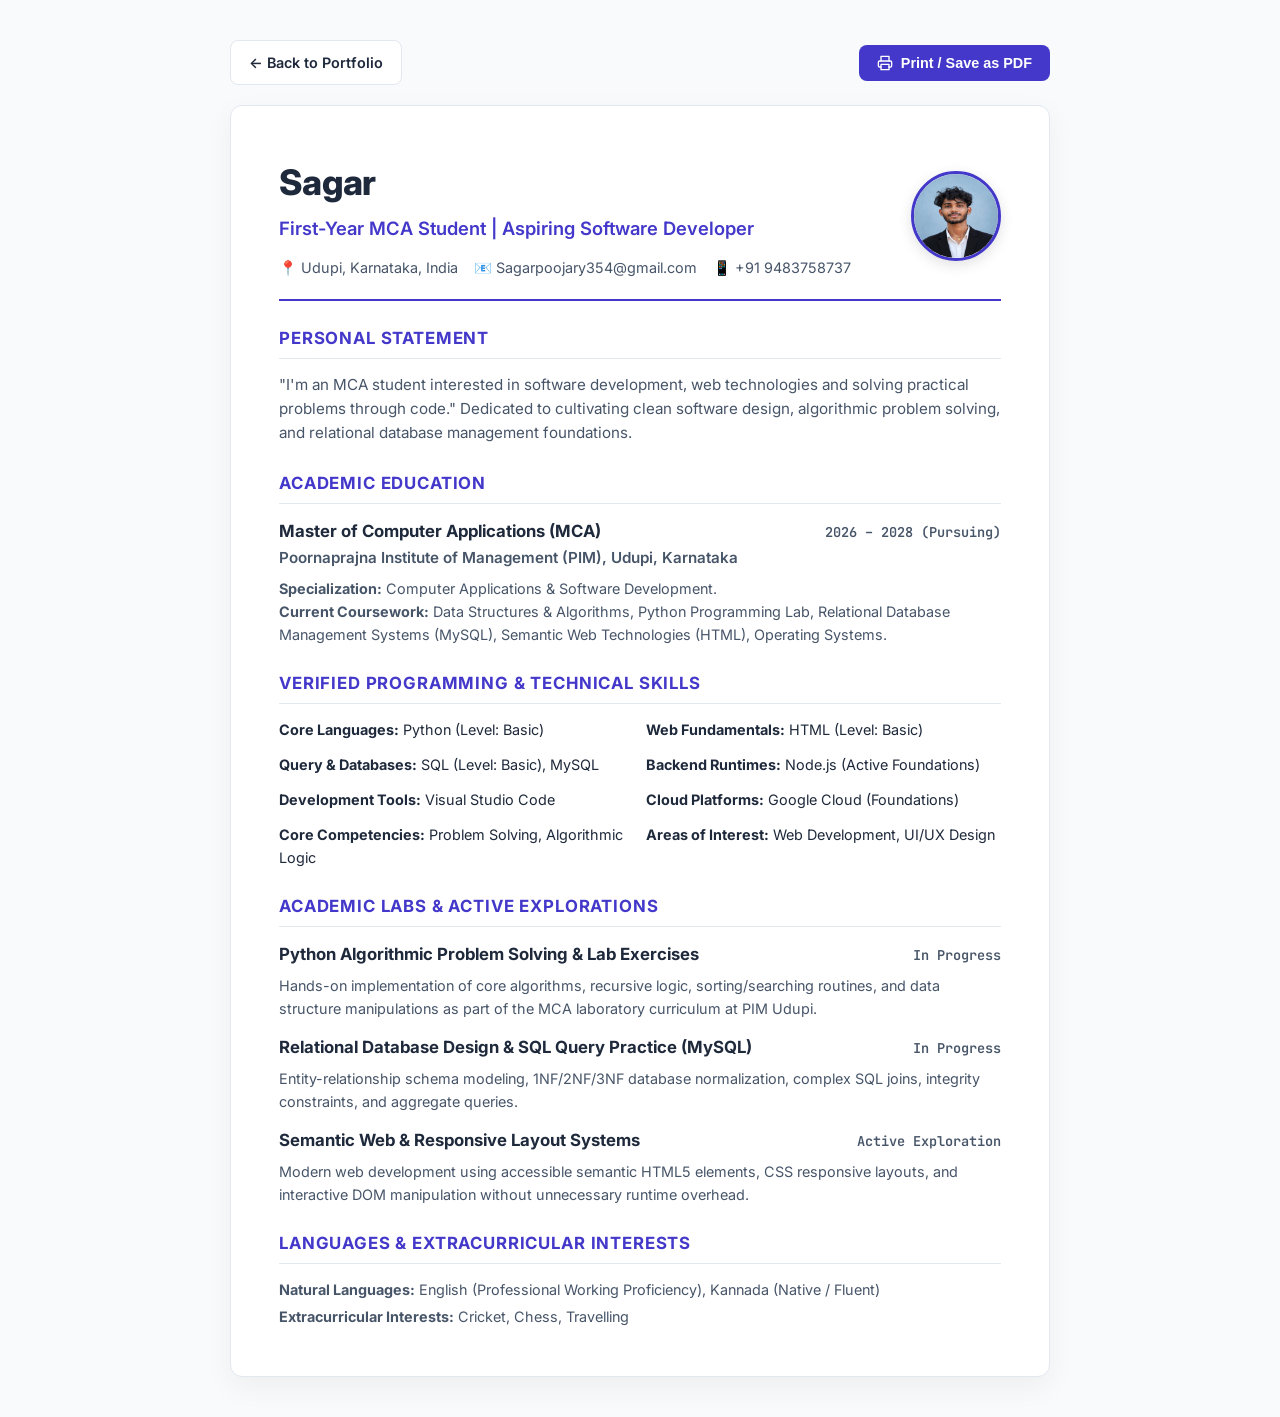
<file: resume.html>
<!DOCTYPE html>
<html lang="en">
<head>
  <meta charset="UTF-8">
  <meta name="viewport" content="width=device-width, initial-scale=1.0">
  <title>Resume - Sagar | MCA Student | Poornaprajna Institute of Management</title>
  <link rel="icon" type="image/svg+xml" href="favicon.svg">
  <link rel="preconnect" href="https://fonts.googleapis.com">
  <link rel="preconnect" href="https://fonts.gstatic.com" crossorigin>
  <link href="https://fonts.googleapis.com/css2?family=Inter:wght@400;500;600;700;800&family=JetBrains+Mono:wght@400;600&display=swap" rel="stylesheet">
  <style>
    :root {
      --primary: #1E293B;
      --secondary: #475569;
      --accent: #4338CA;
      --border: #E2E8F0;
      --bg: #F8FAFC;
      --card-bg: #FFFFFF;
    }
    *, *::before, *::after {
      box-sizing: border-box;
      margin: 0;
      padding: 0;
    }
    body {
      font-family: 'Inter', -apple-system, BlinkMacSystemFont, sans-serif;
      background-color: var(--bg);
      color: var(--primary);
      line-height: 1.6;
      padding: 40px 20px;
    }
    .resume-wrapper {
      max-width: 820px;
      margin: 0 auto;
      background: var(--card-bg);
      border: 1px solid var(--border);
      border-radius: 12px;
      padding: 48px;
      box-shadow: 0 10px 30px rgba(0, 0, 0, 0.05);
    }
    .print-actions {
      max-width: 820px;
      margin: 0 auto 20px auto;
      display: flex;
      justify-content: space-between;
      align-items: center;
    }
    .btn-action {
      display: inline-flex;
      align-items: center;
      gap: 8px;
      padding: 10px 18px;
      background: var(--accent);
      color: #FFFFFF;
      text-decoration: none;
      border: none;
      border-radius: 8px;
      font-weight: 600;
      font-size: 0.9rem;
      cursor: pointer;
      transition: opacity 0.2s;
    }
    .btn-action:hover {
      opacity: 0.9;
    }
    .btn-back {
      background: #FFFFFF;
      color: var(--primary);
      border: 1px solid var(--border);
    }
    .header {
      border-bottom: 2px solid var(--accent);
      padding-bottom: 20px;
      margin-bottom: 24px;
      display: flex;
      justify-content: space-between;
      align-items: center;
      gap: 20px;
    }
    .name {
      font-size: 2.2rem;
      font-weight: 800;
      color: var(--primary);
      letter-spacing: -0.02em;
    }
    .title {
      font-size: 1.15rem;
      font-weight: 600;
      color: var(--accent);
      margin-top: 4px;
    }
    .contact-info {
      display: flex;
      flex-wrap: wrap;
      gap: 16px;
      margin-top: 12px;
      font-size: 0.9rem;
      color: var(--secondary);
    }
    .profile-photo {
      width: 90px;
      height: 90px;
      border-radius: 50%;
      object-fit: cover;
      object-position: center top;
      border: 3px solid var(--accent);
      flex-shrink: 0;
      box-shadow: 0 4px 14px rgba(0, 0, 0, 0.12);
    }
    .section {
      margin-bottom: 24px;
    }
    .section-title {
      font-size: 1.05rem;
      font-weight: 700;
      text-transform: uppercase;
      letter-spacing: 0.05em;
      color: var(--accent);
      border-bottom: 1px solid var(--border);
      padding-bottom: 6px;
      margin-bottom: 14px;
    }
    .edu-item, .exp-item {
      margin-bottom: 14px;
    }
    .item-header {
      display: flex;
      justify-content: space-between;
      align-items: baseline;
      flex-wrap: wrap;
    }
    .item-title {
      font-size: 1.05rem;
      font-weight: 700;
    }
    .item-duration {
      font-family: 'JetBrains Mono', monospace;
      font-size: 0.85rem;
      color: var(--secondary);
      font-weight: 600;
    }
    .item-subtitle {
      font-size: 0.95rem;
      font-weight: 600;
      color: var(--secondary);
      margin-top: 2px;
    }
    .item-desc {
      font-size: 0.9rem;
      color: var(--secondary);
      margin-top: 6px;
    }
    .skills-grid {
      display: grid;
      grid-template-columns: 1fr 1fr;
      gap: 12px;
      font-size: 0.9rem;
    }
    @media (max-width: 600px) {
      .header {
        flex-direction: column-reverse;
        align-items: flex-start;
      }
      .skills-grid {
        grid-template-columns: 1fr;
      }
      .resume-wrapper {
        padding: 24px;
      }
    }
    .skill-cat {
      font-weight: 700;
      color: var(--primary);
    }
    @media print {
      body {
        background: #FFFFFF;
        padding: 0;
      }
      .print-actions {
        display: none !important;
      }
      .resume-wrapper {
        border: none;
        box-shadow: none;
        padding: 0;
        max-width: 100%;
      }
    }
  </style>
</head>
<body>

  <div class="print-actions">
    <a href="index.html" class="btn-action btn-back">
      ← Back to Portfolio
    </a>
    <button onclick="window.print()" class="btn-action">
      <svg width="16" height="16" viewBox="0 0 24 24" fill="none" stroke="currentColor" stroke-width="2" stroke-linecap="round" stroke-linejoin="round">
        <polyline points="6 9 6 2 18 2 18 9"></polyline>
        <path d="M6 18H4a2 2 0 0 1-2-2v-5a2 2 0 0 1 2-2h16a2 2 0 0 1 2 2v5a2 2 0 0 1-2 2h-2"></path>
        <rect x="6" y="14" width="12" height="8"></rect>
      </svg>
      Print / Save as PDF
    </button>
  </div>

  <main class="resume-wrapper">
    <header class="header">
      <div>
        <h1 class="name">Sagar</h1>
        <div class="title">First-Year MCA Student | Aspiring Software Developer</div>
        <div class="contact-info">
          <span>📍 Udupi, Karnataka, India</span>
          <span>📧 <a href="mailto:Sagarpoojary354@gmail.com" style="color: inherit; text-decoration: none;">Sagarpoojary354@gmail.com</a></span>
          <span>📱 +91 9483758737</span>
        </div>
      </div>
      <img src="profile.jpg" alt="Sagar" class="profile-photo">
    </header>

    <!-- Professional Summary -->
    <section class="section">
      <h2 class="section-title">Personal Statement</h2>
      <p class="item-desc" style="font-size: 0.95rem; line-height: 1.6;">
        "I'm an MCA student interested in software development, web technologies and solving practical problems through code." Dedicated to cultivating clean software design, algorithmic problem solving, and relational database management foundations.
      </p>
    </section>

    <!-- Academic Education -->
    <section class="section">
      <h2 class="section-title">Academic Education</h2>
      <div class="edu-item">
        <div class="item-header">
          <div class="item-title">Master of Computer Applications (MCA)</div>
          <div class="item-duration">2026 – 2028 (Pursuing)</div>
        </div>
        <div class="item-subtitle">Poornaprajna Institute of Management (PIM), Udupi, Karnataka</div>
        <p class="item-desc">
          <strong>Specialization:</strong> Computer Applications &amp; Software Development.<br>
          <strong>Current Coursework:</strong> Data Structures &amp; Algorithms, Python Programming Lab, Relational Database Management Systems (MySQL), Semantic Web Technologies (HTML), Operating Systems.
        </p>
      </div>
    </section>

    <!-- Verified Technical Skills -->
    <section class="section">
      <h2 class="section-title">Verified Programming &amp; Technical Skills</h2>
      <div class="skills-grid">
        <div>
          <span class="skill-cat">Core Languages:</span> Python (Level: Basic)
        </div>
        <div>
          <span class="skill-cat">Web Fundamentals:</span> HTML (Level: Basic)
        </div>
        <div>
          <span class="skill-cat">Query &amp; Databases:</span> SQL (Level: Basic), MySQL
        </div>
        <div>
          <span class="skill-cat">Backend Runtimes:</span> Node.js (Active Foundations)
        </div>
        <div>
          <span class="skill-cat">Development Tools:</span> Visual Studio Code
        </div>
        <div>
          <span class="skill-cat">Cloud Platforms:</span> Google Cloud (Foundations)
        </div>
        <div>
          <span class="skill-cat">Core Competencies:</span> Problem Solving, Algorithmic Logic
        </div>
        <div>
          <span class="skill-cat">Areas of Interest:</span> Web Development, UI/UX Design
        </div>
      </div>
    </section>

    <!-- Academic Labs & Hands-on Explorations -->
    <section class="section">
      <h2 class="section-title">Academic Labs &amp; Active Explorations</h2>
      <div class="exp-item">
        <div class="item-header">
          <div class="item-title">Python Algorithmic Problem Solving &amp; Lab Exercises</div>
          <div class="item-duration">In Progress</div>
        </div>
        <p class="item-desc">
          Hands-on implementation of core algorithms, recursive logic, sorting/searching routines, and data structure manipulations as part of the MCA laboratory curriculum at PIM Udupi.
        </p>
      </div>

      <div class="exp-item">
        <div class="item-header">
          <div class="item-title">Relational Database Design &amp; SQL Query Practice (MySQL)</div>
          <div class="item-duration">In Progress</div>
        </div>
        <p class="item-desc">
          Entity-relationship schema modeling, 1NF/2NF/3NF database normalization, complex SQL joins, integrity constraints, and aggregate queries.
        </p>
      </div>

      <div class="exp-item">
        <div class="item-header">
          <div class="item-title">Semantic Web &amp; Responsive Layout Systems</div>
          <div class="item-duration">Active Exploration</div>
        </div>
        <p class="item-desc">
          Modern web development using accessible semantic HTML5 elements, CSS responsive layouts, and interactive DOM manipulation without unnecessary runtime overhead.
        </p>
      </div>
    </section>

    <!-- Communication & Extracurriculars -->
    <section class="section" style="margin-bottom: 0;">
      <h2 class="section-title">Languages &amp; Extracurricular Interests</h2>
      <div class="item-desc">
        <p><strong>Natural Languages:</strong> English (Professional Working Proficiency), Kannada (Native / Fluent)</p>
        <p style="margin-top: 4px;"><strong>Extracurricular Interests:</strong> Cricket, Chess, Travelling</p>
      </div>
    </section>
  </main>

</body>
</html>
</file>
<file: style.css>
﻿/* ==========================================================================
   SAGAR - PERSONAL DEVELOPER PORTFOLIO
   First-Year MCA Student | Poornaprajna Institute of Management (PIM), Udupi
   Modern Developer Theme with Pastel Accents & Dark/Light Mode
   ========================================================================== */

/* --------------------------------------------------------------------------
   CSS CUSTOM PROPERTIES / DESIGN TOKENS
   -------------------------------------------------------------------------- */
:root {
  /* Pastel Accent Colors */
  --pastel-lavender: #C4B5FD;
  --pastel-purple-strong: #A78BFA;
  --pastel-blue: #93C5FD;
  --pastel-blue-strong: #60A5FA;
  --pastel-mint: #6EE7B7;
  --pastel-mint-strong: #34D399;
  --pastel-peach: #FCA5A5;
  --pastel-peach-strong: #F87171;
  --pastel-butter: #FDE68A;
  --pastel-butter-strong: #FBBF24;
  --pastel-pink: #F472B6;

  /* Typography */
  --font-sans: 'Inter', -apple-system, BlinkMacSystemFont, 'Segoe UI', Roboto, Helvetica, Arial, sans-serif;
  --font-mono: 'JetBrains Mono', 'Fira Code', 'SF Mono', Consolas, monospace;

  /* Transitions */
  --transition-fast: 0.15s ease;
  --transition-normal: 0.25s ease;
  --transition-smooth: 0.4s cubic-bezier(0.16, 1, 0.3, 1);

  /* Radius */
  --radius-sm: 8px;
  --radius-md: 14px;
  --radius-lg: 20px;
  --radius-full: 9999px;

  /* Shadows & Glows */
  --shadow-sm: 0 2px 8px rgba(0, 0, 0, 0.25);
  --shadow-md: 0 8px 24px rgba(0, 0, 0, 0.35);
  --shadow-lg: 0 16px 40px rgba(0, 0, 0, 0.45);
}

/* Dark Theme (Default) */
[data-theme="dark"], :root {
  --bg-body: #0B0F19;
  --bg-surface: #111827;
  --bg-card: #162032;
  --bg-card-hover: #1E2B42;
  --bg-input: #0F172A;
  --bg-nav: rgba(11, 15, 25, 0.85);

  --border-subtle: rgba(255, 255, 255, 0.08);
  --border-medium: rgba(255, 255, 255, 0.15);
  --border-accent: rgba(196, 181, 253, 0.35);

  --text-main: #F8FAFC;
  --text-muted: #94A3B8;
  --text-dim: #64748B;

  --accent-primary: var(--pastel-lavender);
  --accent-secondary: var(--pastel-mint);
  --accent-tertiary: var(--pastel-blue);

  --card-glow: 0 0 35px -5px rgba(167, 139, 250, 0.12);
  --badge-bg: rgba(196, 181, 253, 0.12);
  --badge-text: #E0E7FF;
  --status-pill-bg: rgba(110, 231, 183, 0.12);
  --status-pill-border: rgba(110, 231, 183, 0.35);
  --status-pill-text: #6EE7B7;
}

/* Light Theme */
[data-theme="light"] {
  --bg-body: #F8FAFC;
  --bg-surface: #F1F5F9;
  --bg-card: #FFFFFF;
  --bg-card-hover: #F8FAFC;
  --bg-input: #FFFFFF;
  --bg-nav: rgba(248, 250, 252, 0.9);

  --border-subtle: rgba(15, 23, 42, 0.08);
  --border-medium: rgba(15, 23, 42, 0.16);
  --border-accent: rgba(129, 140, 248, 0.45);

  --text-main: #0F172A;
  --text-muted: #475569;
  --text-dim: #64748B;

  --accent-primary: #7C3AED;
  --accent-secondary: #059669;
  --accent-tertiary: #2563EB;

  --card-glow: 0 4px 20px -2px rgba(124, 58, 237, 0.08);
  --badge-bg: rgba(124, 58, 237, 0.08);
  --badge-text: #5B21B6;
  --status-pill-bg: rgba(16, 185, 129, 0.1);
  --status-pill-border: rgba(16, 185, 129, 0.3);
  --status-pill-text: #047857;
}

/* --------------------------------------------------------------------------
   RESET & BASE STYLES
   -------------------------------------------------------------------------- */
*, *::before, *::after {
  box-sizing: border-box;
  margin: 0;
  padding: 0;
}

html {
  font-size: 16px;
  scroll-behavior: smooth;
  scroll-padding-top: 80px;
  -webkit-font-smoothing: antialiased;
  -moz-osx-font-smoothing: grayscale;
}

body {
  font-family: var(--font-sans);
  background-color: var(--bg-body);
  color: var(--text-main);
  line-height: 1.65;
  overflow-x: hidden;
  transition: background-color var(--transition-normal), color var(--transition-normal);
}

a {
  color: inherit;
  text-decoration: none;
  transition: color var(--transition-fast);
}

img, svg {
  display: block;
  max-width: 100%;
}

button, input, textarea {
  font: inherit;
  color: inherit;
}

/* Accessibility: Skip to Main Content */
.skip-link {
  position: absolute;
  top: -100px;
  left: 20px;
  background: var(--accent-primary);
  color: #0B0F19;
  font-weight: 700;
  padding: 12px 20px;
  border-radius: var(--radius-sm);
  z-index: 9999;
  transition: top var(--transition-fast);
}

.skip-link:focus {
  top: 20px;
}

/* Focus Visible */
:focus-visible {
  outline: 3px solid var(--pastel-lavender);
  outline-offset: 3px;
  border-radius: var(--radius-sm);
}

/* --------------------------------------------------------------------------
   CONTAINER & LAYOUT
   -------------------------------------------------------------------------- */
.container {
  width: 100%;
  max-width: 1200px;
  margin-left: auto;
  margin-right: auto;
  padding-left: 24px;
  padding-right: 24px;
}

.section {
  padding: 100px 0;
  position: relative;
}

@media (max-width: 768px) {
  .section {
    padding: 70px 0;
  }
}

.section-alt {
  background-color: var(--bg-surface);
}

/* Section Header */
.section-header {
  text-align: center;
  max-width: 680px;
  margin: 0 auto 56px auto;
}

.section-eyebrow {
  display: inline-flex;
  align-items: center;
  gap: 8px;
  font-family: var(--font-mono);
  font-size: 0.85rem;
  font-weight: 600;
  text-transform: uppercase;
  letter-spacing: 0.1em;
  color: var(--pastel-lavender);
  background: var(--badge-bg);
  padding: 6px 14px;
  border-radius: var(--radius-full);
  border: 1px solid var(--border-accent);
  margin-bottom: 16px;
}

[data-theme="light"] .section-eyebrow {
  color: var(--accent-primary);
}

.section-title {
  font-size: 2.4rem;
  font-weight: 800;
  letter-spacing: -0.02em;
  color: var(--text-main);
  margin-bottom: 16px;
  line-height: 1.25;
}

@media (max-width: 768px) {
  .section-title {
    font-size: 1.9rem;
  }
}

.section-subtitle {
  font-size: 1.05rem;
  color: var(--text-muted);
  line-height: 1.6;
}

/* --------------------------------------------------------------------------
   NAVIGATION HEADER
   -------------------------------------------------------------------------- */
.site-header {
  position: sticky;
  top: 0;
  z-index: 1000;
  background-color: var(--bg-nav);
  backdrop-filter: blur(14px);
  -webkit-backdrop-filter: blur(14px);
  border-bottom: 1px solid var(--border-subtle);
  transition: all var(--transition-normal);
}

.site-header.scrolled {
  border-bottom-color: var(--border-medium);
  box-shadow: 0 4px 20px rgba(0, 0, 0, 0.15);
}

.navbar {
  display: flex;
  align-items: center;
  justify-content: space-between;
  height: 72px;
}

/* Brand Logo */
.brand {
  display: flex;
  align-items: center;
  gap: 12px;
  font-weight: 800;
  font-size: 1.25rem;
  color: var(--text-main);
}

.brand-code {
  font-family: var(--font-mono);
  background: linear-gradient(135deg, var(--pastel-lavender), var(--pastel-mint));
  -webkit-background-clip: text;
  -webkit-text-fill-color: transparent;
  font-size: 1.35rem;
  letter-spacing: -0.03em;
}

.brand-tag {
  font-family: var(--font-mono);
  font-size: 0.72rem;
  font-weight: 600;
  color: var(--text-muted);
  background: var(--bg-card);
  padding: 3px 8px;
  border-radius: var(--radius-sm);
  border: 1px solid var(--border-subtle);
}

/* Desktop Navigation */
.nav-links {
  display: flex;
  align-items: center;
  gap: 32px;
  list-style: none;
}

.nav-link {
  font-size: 0.95rem;
  font-weight: 500;
  color: var(--text-muted);
  position: relative;
  padding: 6px 0;
  transition: color var(--transition-fast);
}

.nav-link::after {
  content: '';
  position: absolute;
  bottom: 0;
  left: 0;
  width: 0%;
  height: 2px;
  background: linear-gradient(90deg, var(--pastel-lavender), var(--pastel-mint));
  transition: width var(--transition-fast);
  border-radius: 2px;
}

.nav-link:hover,
.nav-link.active {
  color: var(--text-main);
}

.nav-link.active::after,
.nav-link:hover::after {
  width: 100%;
}

/* Header Action Buttons */
.nav-actions {
  display: flex;
  align-items: center;
  gap: 14px;
}

/* Theme Toggle Button */
.theme-toggle-btn {
  background: var(--bg-card);
  border: 1px solid var(--border-subtle);
  color: var(--text-muted);
  width: 42px;
  height: 42px;
  border-radius: var(--radius-md);
  display: inline-flex;
  align-items: center;
  justify-content: center;
  cursor: pointer;
  transition: all var(--transition-fast);
}

.theme-toggle-btn:hover {
  background: var(--bg-card-hover);
  color: var(--text-main);
  border-color: var(--border-accent);
  transform: translateY(-1px);
}

.theme-toggle-btn svg {
  width: 20px;
  height: 20px;
  transition: transform var(--transition-normal);
}

.theme-toggle-btn .sun-icon {
  display: none;
}

.theme-toggle-btn .moon-icon {
  display: block;
}

[data-theme="light"] .theme-toggle-btn .sun-icon {
  display: block;
}

[data-theme="light"] .theme-toggle-btn .moon-icon {
  display: none;
}

/* Resume Header Button */
.btn-resume {
  font-size: 0.88rem;
  font-weight: 600;
  padding: 8px 16px;
  border-radius: var(--radius-md);
  background: var(--bg-card);
  border: 1px solid var(--border-medium);
  color: var(--text-main);
  display: inline-flex;
  align-items: center;
  gap: 8px;
  transition: all var(--transition-fast);
  cursor: pointer;
}

.btn-resume:hover {
  border-color: var(--pastel-lavender);
  background: var(--bg-card-hover);
  transform: translateY(-1px);
}

/* Mobile Hamburger Toggle */
.mobile-nav-toggle {
  display: none;
  background: var(--bg-card);
  border: 1px solid var(--border-subtle);
  color: var(--text-main);
  width: 42px;
  height: 42px;
  border-radius: var(--radius-md);
  cursor: pointer;
  padding: 10px;
}

@media (max-width: 900px) {
  .nav-links, .btn-resume {
    display: none;
  }
  .mobile-nav-toggle {
    display: flex;
    flex-direction: column;
    justify-content: space-around;
    align-items: center;
  }
}

.mobile-nav-toggle span {
  display: block;
  width: 20px;
  height: 2px;
  background-color: var(--text-main);
  border-radius: 2px;
  transition: all var(--transition-fast);
}

.mobile-nav-toggle.open span:nth-child(1) {
  transform: translateY(6px) rotate(45deg);
}

.mobile-nav-toggle.open span:nth-child(2) {
  opacity: 0;
}

.mobile-nav-toggle.open span:nth-child(3) {
  transform: translateY(-6px) rotate(-45deg);
}

/* Mobile Drawer */
.mobile-drawer {
  position: fixed;
  top: 72px;
  left: 0;
  width: 100%;
  height: calc(100vh - 72px);
  background: var(--bg-body);
  border-top: 1px solid var(--border-subtle);
  padding: 32px 24px;
  display: flex;
  flex-direction: column;
  justify-content: space-between;
  transform: translateX(100%);
  opacity: 0;
  visibility: hidden;
  transition: transform var(--transition-smooth), opacity var(--transition-normal), visibility var(--transition-normal);
  z-index: 999;
}

.mobile-drawer.open {
  transform: translateX(0);
  opacity: 1;
  visibility: visible;
}

.mobile-drawer-links {
  list-style: none;
  display: flex;
  flex-direction: column;
  gap: 20px;
}

.mobile-drawer-link {
  font-size: 1.25rem;
  font-weight: 600;
  color: var(--text-muted);
  display: flex;
  align-items: center;
  justify-content: space-between;
  padding: 10px 0;
  border-bottom: 1px solid var(--border-subtle);
}

.mobile-drawer-link:hover,
.mobile-drawer-link.active {
  color: var(--pastel-lavender);
}

.mobile-drawer-footer {
  display: flex;
  flex-direction: column;
  gap: 16px;
  margin-top: 24px;
}

/* --------------------------------------------------------------------------
   HERO SHOWCASE SECTION
   -------------------------------------------------------------------------- */
.hero-section {
  padding: 100px 0 80px 0;
  position: relative;
  overflow: hidden;
}

@media (max-width: 768px) {
  .hero-section {
    padding: 60px 0 60px 0;
  }
}

/* Ambient Background Blobs (Pastel Glow) */
.hero-ambient-blob {
  position: absolute;
  border-radius: 50%;
  filter: blur(80px);
  opacity: 0.18;
  pointer-events: none;
  z-index: 0;
}

.blob-1 {
  width: 400px;
  height: 400px;
  top: -80px;
  left: -80px;
  background: var(--pastel-lavender);
}

.blob-2 {
  width: 350px;
  height: 350px;
  top: 180px;
  right: -50px;
  background: var(--pastel-mint);
}

.hero-grid {
  display: grid;
  grid-template-columns: 1.2fr 0.8fr;
  align-items: center;
  gap: 56px;
  position: relative;
  z-index: 1;
}

@media (max-width: 992px) {
  .hero-grid {
    grid-template-columns: 1fr;
    text-align: center;
    gap: 48px;
  }
}

/* Hero Content */
.hero-status-pill {
  display: inline-flex;
  align-items: center;
  gap: 10px;
  padding: 6px 16px;
  border-radius: var(--radius-full);
  background: var(--status-pill-bg);
  border: 1px solid var(--status-pill-border);
  color: var(--status-pill-text);
  font-size: 0.86rem;
  font-weight: 600;
  margin-bottom: 24px;
}

.pulse-dot {
  width: 8px;
  height: 8px;
  border-radius: 50%;
  background-color: var(--pastel-mint);
  box-shadow: 0 0 10px var(--pastel-mint);
  animation: pulse 2s infinite;
}

@keyframes pulse {
  0% { transform: scale(0.95); box-shadow: 0 0 0 0 rgba(110, 231, 183, 0.7); }
  70% { transform: scale(1.1); box-shadow: 0 0 0 8px rgba(110, 231, 183, 0); }
  100% { transform: scale(0.95); box-shadow: 0 0 0 0 rgba(110, 231, 183, 0); }
}

.hero-title {
  font-size: 3.2rem;
  font-weight: 800;
  line-height: 1.15;
  letter-spacing: -0.03em;
  margin-bottom: 16px;
}

.hero-title .name-highlight {
  background: linear-gradient(135deg, var(--pastel-lavender) 0%, var(--pastel-blue) 50%, var(--pastel-mint) 100%);
  -webkit-background-clip: text;
  -webkit-text-fill-color: transparent;
}

@media (max-width: 768px) {
  .hero-title {
    font-size: 2.3rem;
  }
}

.hero-headline {
  font-size: 1.35rem;
  font-weight: 600;
  color: var(--text-muted);
  margin-bottom: 16px;
  display: flex;
  align-items: center;
  gap: 12px;
}

@media (max-width: 992px) {
  .hero-headline {
    justify-content: center;
    flex-wrap: wrap;
  }
}

.hero-location-badge {
  display: inline-flex;
  align-items: center;
  gap: 6px;
  font-size: 0.85rem;
  font-weight: 500;
  color: var(--text-muted);
  background: var(--bg-card);
  padding: 4px 12px;
  border-radius: var(--radius-full);
  border: 1px solid var(--border-subtle);
  margin-bottom: 24px;
}

.hero-pitch {
  font-size: 1.15rem;
  color: var(--text-muted);
  line-height: 1.7;
  max-width: 580px;
  margin-bottom: 36px;
  font-style: normal;
  border-left: 3px solid var(--pastel-lavender);
  padding-left: 16px;
}

@media (max-width: 992px) {
  .hero-pitch {
    margin-left: auto;
    margin-right: auto;
    border-left: none;
    border-top: 2px solid var(--pastel-lavender);
    border-bottom: 2px solid var(--pastel-lavender);
    padding: 12px 16px;
  }
}

/* Hero CTA Button Group */
.hero-cta-group {
  display: flex;
  align-items: center;
  gap: 16px;
  flex-wrap: wrap;
}

@media (max-width: 992px) {
  .hero-cta-group {
    justify-content: center;
  }
}

/* Generic Buttons */
.btn {
  display: inline-flex;
  align-items: center;
  justify-content: center;
  gap: 10px;
  font-weight: 600;
  font-size: 0.95rem;
  padding: 12px 24px;
  border-radius: var(--radius-md);
  border: 1px solid transparent;
  cursor: pointer;
  transition: all var(--transition-fast);
  text-decoration: none;
}

.btn-primary {
  background: linear-gradient(135deg, var(--pastel-purple-strong), var(--pastel-blue-strong));
  color: #0B0F19;
  box-shadow: 0 4px 14px rgba(129, 140, 248, 0.25);
}

.btn-primary:hover {
  transform: translateY(-2px);
  box-shadow: 0 8px 24px rgba(129, 140, 248, 0.4);
}

.btn-secondary {
  background: var(--bg-card);
  color: var(--text-main);
  border-color: var(--border-medium);
}

.btn-secondary:hover {
  background: var(--bg-card-hover);
  border-color: var(--pastel-lavender);
  transform: translateY(-2px);
}

.btn-outline {
  background: transparent;
  color: var(--text-main);
  border: 1px solid var(--border-medium);
}

.btn-outline:hover {
  background: var(--bg-card);
  border-color: var(--pastel-mint);
  transform: translateY(-2px);
}

/* Hero Visual / Avatar Showcase */
.hero-visual-wrapper {
  position: relative;
  display: flex;
  justify-content: center;
  align-items: center;
}

.hero-avatar-frame {
  position: relative;
  width: 320px;
  height: 320px;
  border-radius: var(--radius-lg);
  background: var(--bg-card);
  border: 1px solid var(--border-accent);
  padding: 12px;
  box-shadow: var(--shadow-lg), var(--card-glow);
  display: flex;
  align-items: center;
  justify-content: center;
}

@media (max-width: 480px) {
  .hero-avatar-frame {
    width: 270px;
    height: 270px;
  }
}

.avatar-image {
  width: 100%;
  height: 100%;
  border-radius: calc(var(--radius-lg) - 4px);
  object-fit: cover;
  object-position: center top;
}

/* Floating Tech Pills on Hero */
.hero-floating-pill {
  position: absolute;
  background: var(--bg-card);
  border: 1px solid var(--border-medium);
  padding: 8px 14px;
  border-radius: var(--radius-full);
  font-family: var(--font-mono);
  font-size: 0.8rem;
  font-weight: 600;
  display: flex;
  align-items: center;
  gap: 8px;
  box-shadow: var(--shadow-md);
  z-index: 2;
  animation: floatSlow 5s ease-in-out infinite;
}

.pill-pos-1 {
  top: -15px;
  left: -20px;
  border-color: var(--pastel-lavender);
  animation-delay: 0s;
}

.pill-pos-2 {
  bottom: 25px;
  right: -25px;
  border-color: var(--pastel-mint);
  animation-delay: 1.5s;
}

.pill-pos-3 {
  bottom: -20px;
  left: 20px;
  border-color: var(--pastel-blue);
  animation-delay: 2.8s;
}

@keyframes floatSlow {
  0%, 100% { transform: translateY(0px); }
  50% { transform: translateY(-8px); }
}

@media (max-width: 992px) {
  .hero-floating-pill {
    display: none;
  }
}

/* --------------------------------------------------------------------------
   ABOUT ME & ACADEMIC EDUCATION SECTION
   -------------------------------------------------------------------------- */
.about-grid {
  display: grid;
  grid-template-columns: 1fr 1fr;
  gap: 36px;
}

@media (max-width: 900px) {
  .about-grid {
    grid-template-columns: 1fr;
  }
}

/* Standard Glass/Pastel Card */
.content-card {
  background: var(--bg-card);
  border: 1px solid var(--border-subtle);
  border-radius: var(--radius-lg);
  padding: 36px;
  box-shadow: var(--shadow-sm);
  transition: all var(--transition-normal);
  position: relative;
  overflow: hidden;
}

.content-card:hover {
  border-color: var(--border-accent);
  transform: translateY(-3px);
  box-shadow: var(--shadow-md), var(--card-glow);
}

.card-top-header {
  display: flex;
  align-items: flex-start;
  justify-content: space-between;
  gap: 16px;
  margin-bottom: 20px;
}

.card-icon-box {
  width: 52px;
  height: 52px;
  border-radius: var(--radius-md);
  background: var(--badge-bg);
  border: 1px solid var(--border-accent);
  display: flex;
  align-items: center;
  justify-content: center;
  font-size: 1.5rem;
  color: var(--pastel-lavender);
  flex-shrink: 0;
}

.card-badge {
  font-family: var(--font-mono);
  font-size: 0.78rem;
  font-weight: 600;
  padding: 4px 10px;
  border-radius: var(--radius-full);
  background: var(--badge-bg);
  border: 1px solid var(--border-subtle);
  color: var(--badge-text);
}

.card-title {
  font-size: 1.4rem;
  font-weight: 700;
  margin-bottom: 8px;
  color: var(--text-main);
}

.card-institution {
  font-size: 1.05rem;
  font-weight: 600;
  color: var(--pastel-blue);
  margin-bottom: 4px;
}

.card-location {
  font-size: 0.88rem;
  color: var(--text-muted);
  display: flex;
  align-items: center;
  gap: 6px;
  margin-bottom: 16px;
}

.meta-row {
  display: flex;
  flex-wrap: wrap;
  gap: 12px;
  margin-bottom: 20px;
  padding-bottom: 16px;
  border-bottom: 1px solid var(--border-subtle);
}

.meta-item {
  display: inline-flex;
  align-items: center;
  gap: 6px;
  font-size: 0.84rem;
  color: var(--text-muted);
  background: var(--bg-surface);
  padding: 4px 10px;
  border-radius: var(--radius-sm);
}

.meta-item strong {
  color: var(--text-main);
}

.coursework-title {
  font-size: 0.92rem;
  font-weight: 700;
  text-transform: uppercase;
  letter-spacing: 0.05em;
  color: var(--text-dim);
  margin-bottom: 12px;
}

.coursework-tags {
  display: flex;
  flex-wrap: wrap;
  gap: 8px;
}

.c-tag {
  font-size: 0.82rem;
  font-family: var(--font-mono);
  background: var(--bg-surface);
  border: 1px solid var(--border-subtle);
  padding: 4px 10px;
  border-radius: var(--radius-sm);
  color: var(--text-muted);
}

/* Philosophy / Mindset points */
.mindset-list {
  list-style: none;
  display: flex;
  flex-direction: column;
  gap: 16px;
  margin-top: 16px;
}

.mindset-item {
  display: flex;
  align-items: flex-start;
  gap: 14px;
}

.mindset-icon {
  width: 28px;
  height: 28px;
  border-radius: 50%;
  background: var(--badge-bg);
  color: var(--pastel-mint);
  display: flex;
  align-items: center;
  justify-content: center;
  font-size: 0.85rem;
  flex-shrink: 0;
  margin-top: 2px;
}

.mindset-text h4 {
  font-size: 0.98rem;
  font-weight: 700;
  color: var(--text-main);
  margin-bottom: 3px;
}

.mindset-text p {
  font-size: 0.9rem;
  color: var(--text-muted);
  line-height: 1.5;
}

/* --------------------------------------------------------------------------
   TECHNICAL SKILLS & VERIFIED EXPERTISE SECTION
   -------------------------------------------------------------------------- */
.skills-honest-banner {
  background: rgba(196, 181, 253, 0.08);
  border: 1px solid var(--border-accent);
  border-radius: var(--radius-md);
  padding: 16px 20px;
  display: flex;
  align-items: center;
  gap: 14px;
  max-width: 820px;
  margin: 0 auto 48px auto;
  font-size: 0.9rem;
  color: var(--text-muted);
}

.skills-honest-banner svg {
  color: var(--pastel-lavender);
  flex-shrink: 0;
}

.skills-honest-banner strong {
  color: var(--text-main);
}

/* Languages Grid */
.languages-headline {
  font-size: 1.35rem;
  font-weight: 700;
  color: var(--text-main);
  margin-bottom: 24px;
  display: flex;
  align-items: center;
  gap: 10px;
}

.languages-grid {
  display: grid;
  grid-template-columns: repeat(3, 1fr);
  gap: 24px;
  margin-bottom: 56px;
}

@media (max-width: 900px) {
  .languages-grid {
    grid-template-columns: 1fr;
  }
}

.lang-card {
  background: var(--bg-card);
  border: 1px solid var(--border-subtle);
  border-radius: var(--radius-lg);
  padding: 28px;
  display: flex;
  flex-direction: column;
  justify-content: space-between;
  transition: all var(--transition-normal);
}

.lang-card:hover {
  border-color: var(--pastel-lavender);
  transform: translateY(-3px);
  box-shadow: var(--shadow-md);
}

.lang-top {
  display: flex;
  align-items: center;
  justify-content: space-between;
  margin-bottom: 16px;
}

.lang-title-group {
  display: flex;
  align-items: center;
  gap: 12px;
}

.lang-icon {
  font-size: 1.8rem;
}

.lang-name {
  font-size: 1.25rem;
  font-weight: 700;
  color: var(--text-main);
}

.lang-category-label {
  font-family: var(--font-mono);
  font-size: 0.75rem;
  color: var(--text-dim);
  text-transform: uppercase;
}

.level-badge {
  font-family: var(--font-mono);
  font-size: 0.8rem;
  font-weight: 700;
  padding: 4px 10px;
  border-radius: var(--radius-full);
  display: inline-flex;
  align-items: center;
  gap: 5px;
}

.level-badge.basic {
  background: rgba(147, 197, 253, 0.15);
  color: var(--pastel-blue);
  border: 1px solid rgba(147, 197, 253, 0.35);
}

.lang-desc {
  font-size: 0.88rem;
  color: var(--text-muted);
  line-height: 1.55;
  margin-bottom: 20px;
}

/* Verified Skill Meter */
.meter-container {
  margin-top: auto;
}

.meter-header {
  display: flex;
  justify-content: space-between;
  align-items: center;
  font-size: 0.78rem;
  font-family: var(--font-mono);
  color: var(--text-dim);
  margin-bottom: 8px;
}

.meter-header .meter-val {
  color: var(--pastel-lavender);
  font-weight: 700;
}

.meter-bar {
  width: 100%;
  height: 8px;
  background: var(--bg-surface);
  border-radius: var(--radius-full);
  overflow: hidden;
  border: 1px solid var(--border-subtle);
}

.meter-fill {
  height: 100%;
  border-radius: var(--radius-full);
  transition: width 1s ease-in-out;
}

.meter-fill.basic {
  width: 30%;
  background: linear-gradient(90deg, var(--pastel-lavender), var(--pastel-blue));
}

/* Tech Stack Grid */
.stack-sections-grid {
  display: grid;
  grid-template-columns: repeat(auto-fill, minmax(260px, 1fr));
  gap: 20px;
}

.stack-card {
  background: var(--bg-card);
  border: 1px solid var(--border-subtle);
  border-radius: var(--radius-md);
  padding: 22px;
  display: flex;
  align-items: center;
  gap: 16px;
  transition: all var(--transition-fast);
}

.stack-card:hover {
  border-color: var(--border-medium);
  background: var(--bg-card-hover);
  transform: translateY(-2px);
}

.stack-card-icon {
  width: 44px;
  height: 44px;
  border-radius: var(--radius-sm);
  background: var(--bg-surface);
  border: 1px solid var(--border-subtle);
  display: flex;
  align-items: center;
  justify-content: center;
  font-size: 1.35rem;
  flex-shrink: 0;
}

.stack-category {
  font-family: var(--font-mono);
  font-size: 0.72rem;
  font-weight: 600;
  text-transform: uppercase;
  color: var(--text-dim);
  margin-bottom: 2px;
}

.stack-tech-name {
  font-size: 1.05rem;
  font-weight: 700;
  color: var(--text-main);
  display: flex;
  align-items: center;
  gap: 6px;
}

.stack-stage-tag {
  font-size: 0.68rem;
  font-family: var(--font-mono);
  padding: 2px 6px;
  border-radius: var(--radius-sm);
  background: rgba(110, 231, 183, 0.12);
  color: var(--pastel-mint);
  border: 1px solid rgba(110, 231, 183, 0.3);
}

/* --------------------------------------------------------------------------
   LEARNING JOURNEY & ACTIVE EXPLORATIONS SECTION
   -------------------------------------------------------------------------- */
.filter-tabs {
  display: flex;
  align-items: center;
  justify-content: center;
  gap: 12px;
  flex-wrap: wrap;
  margin-bottom: 44px;
}

.filter-btn {
  font-family: var(--font-mono);
  font-size: 0.85rem;
  font-weight: 600;
  padding: 8px 18px;
  border-radius: var(--radius-full);
  background: var(--bg-card);
  border: 1px solid var(--border-subtle);
  color: var(--text-muted);
  cursor: pointer;
  transition: all var(--transition-fast);
}

.filter-btn:hover {
  color: var(--text-main);
  border-color: var(--border-medium);
}

.filter-btn.active {
  background: var(--pastel-lavender);
  color: #0B0F19;
  border-color: var(--pastel-lavender);
  font-weight: 700;
  box-shadow: 0 4px 12px rgba(196, 181, 253, 0.3);
}

[data-theme="light"] .filter-btn.active {
  background: #7C3AED;
  color: #FFFFFF;
  border-color: #7C3AED;
}

/* Exploration Cards Grid */
.explorations-grid {
  display: grid;
  grid-template-columns: repeat(auto-fill, minmax(350px, 1fr));
  gap: 28px;
}

@media (max-width: 480px) {
  .explorations-grid {
    grid-template-columns: 1fr;
  }
}

.exp-card {
  background: var(--bg-card);
  border: 1px solid var(--border-subtle);
  border-radius: var(--radius-lg);
  padding: 30px;
  display: flex;
  flex-direction: column;
  justify-content: space-between;
  transition: all var(--transition-normal);
  position: relative;
}

.exp-card:hover {
  border-color: var(--pastel-mint);
  transform: translateY(-4px);
  box-shadow: var(--shadow-md), 0 0 30px -5px rgba(110, 231, 183, 0.12);
}

.exp-card.hidden {
  display: none;
}

.exp-card-header {
  display: flex;
  align-items: center;
  justify-content: space-between;
  gap: 12px;
  margin-bottom: 14px;
}

.exp-category-pill {
  font-family: var(--font-mono);
  font-size: 0.74rem;
  font-weight: 600;
  color: var(--pastel-blue);
  background: rgba(147, 197, 253, 0.1);
  padding: 3px 8px;
  border-radius: var(--radius-sm);
  border: 1px solid rgba(147, 197, 253, 0.25);
}

.status-badge {
  font-family: var(--font-mono);
  font-size: 0.72rem;
  font-weight: 700;
  padding: 3px 9px;
  border-radius: var(--radius-full);
  display: inline-flex;
  align-items: center;
  gap: 6px;
}

.status-badge.in-progress {
  background: rgba(253, 230, 138, 0.12);
  color: var(--pastel-butter-strong);
  border: 1px solid rgba(253, 230, 138, 0.3);
}

.status-badge.active-lab {
  background: rgba(110, 231, 183, 0.12);
  color: var(--pastel-mint-strong);
  border: 1px solid rgba(110, 231, 183, 0.3);
}

.status-badge.planned {
  background: rgba(196, 181, 253, 0.12);
  color: var(--pastel-lavender);
  border: 1px solid rgba(196, 181, 253, 0.3);
}

.exp-card-title {
  font-size: 1.25rem;
  font-weight: 700;
  color: var(--text-main);
  margin-bottom: 12px;
  line-height: 1.35;
}

.exp-card-body {
  font-size: 0.9rem;
  color: var(--text-muted);
  line-height: 1.6;
  margin-bottom: 20px;
}

.exp-outcomes {
  background: var(--bg-surface);
  border: 1px solid var(--border-subtle);
  border-radius: var(--radius-sm);
  padding: 12px 14px;
  margin-bottom: 20px;
}

.exp-outcomes-title {
  font-size: 0.76rem;
  font-family: var(--font-mono);
  font-weight: 700;
  text-transform: uppercase;
  color: var(--text-dim);
  margin-bottom: 6px;
}

.exp-outcomes-list {
  list-style: none;
  font-size: 0.84rem;
  color: var(--text-muted);
  display: flex;
  flex-direction: column;
  gap: 4px;
}

.exp-outcomes-list li::before {
  content: 'â–¹';
  color: var(--pastel-mint);
  margin-right: 6px;
}

.exp-tags {
  display: flex;
  flex-wrap: wrap;
  gap: 6px;
  margin-top: auto;
  padding-top: 14px;
  border-top: 1px solid var(--border-subtle);
}

.exp-tag {
  font-family: var(--font-mono);
  font-size: 0.72rem;
  background: var(--bg-surface);
  color: var(--text-dim);
  padding: 3px 8px;
  border-radius: var(--radius-sm);
}

/* --------------------------------------------------------------------------
   INTERESTS, AMBITIONS & CAREER TRAJECTORY SECTION
   -------------------------------------------------------------------------- */
.trajectory-grid {
  display: grid;
  grid-template-columns: repeat(2, 1fr);
  gap: 32px;
}

@media (max-width: 900px) {
  .trajectory-grid {
    grid-template-columns: 1fr;
  }
}

.trajectory-card {
  background: var(--bg-card);
  border: 1px solid var(--border-subtle);
  border-radius: var(--radius-lg);
  padding: 34px;
  box-shadow: var(--shadow-sm);
}

.trajectory-card-title {
  font-size: 1.3rem;
  font-weight: 700;
  color: var(--text-main);
  margin-bottom: 20px;
  display: flex;
  align-items: center;
  gap: 10px;
}

/* Target Roles Pill List */
.roles-list {
  display: flex;
  flex-direction: column;
  gap: 14px;
  margin-bottom: 28px;
}

.role-item {
  display: flex;
  align-items: center;
  gap: 14px;
  background: var(--bg-surface);
  border: 1px solid var(--border-subtle);
  border-radius: var(--radius-md);
  padding: 14px 18px;
  transition: all var(--transition-fast);
}

.role-item:hover {
  border-color: var(--pastel-lavender);
  transform: translateX(4px);
}

.role-icon {
  font-size: 1.4rem;
}

.role-info h4 {
  font-size: 1.05rem;
  font-weight: 700;
  color: var(--text-main);
  margin-bottom: 2px;
}

.role-info p {
  font-size: 0.85rem;
  color: var(--text-muted);
}

/* Primary Domains / Interests */
.domains-grid {
  display: grid;
  grid-template-columns: 1fr 1fr;
  gap: 14px;
}

@media (max-width: 500px) {
  .domains-grid {
    grid-template-columns: 1fr;
  }
}

.domain-box {
  background: var(--bg-surface);
  border: 1px solid var(--border-subtle);
  border-radius: var(--radius-md);
  padding: 16px;
  display: flex;
  flex-direction: column;
  gap: 6px;
}

.domain-box .domain-icon {
  font-size: 1.5rem;
  margin-bottom: 4px;
}

.domain-box h5 {
  font-size: 0.96rem;
  font-weight: 700;
  color: var(--text-main);
}

.domain-box p {
  font-size: 0.82rem;
  color: var(--text-muted);
  line-height: 1.4;
}

/* Languages Spoken */
.spoken-langs-group {
  margin-bottom: 28px;
}

.sub-heading {
  font-size: 0.92rem;
  font-weight: 700;
  text-transform: uppercase;
  letter-spacing: 0.05em;
  color: var(--text-dim);
  margin-bottom: 12px;
}

.spoken-langs-list {
  display: flex;
  gap: 14px;
  flex-wrap: wrap;
}

.spoken-lang-card {
  flex: 1;
  min-width: 140px;
  background: var(--bg-surface);
  border: 1px solid var(--border-subtle);
  border-radius: var(--radius-md);
  padding: 12px 16px;
  display: flex;
  align-items: center;
  gap: 10px;
}

.spoken-lang-card .flag {
  font-size: 1.3rem;
}

.spoken-lang-card .lang-text strong {
  display: block;
  font-size: 0.95rem;
  color: var(--text-main);
}

.spoken-lang-card .lang-text span {
  font-size: 0.78rem;
  color: var(--text-dim);
}

/* Extracurricular Hobbies */
.hobbies-grid {
  display: grid;
  grid-template-columns: repeat(3, 1fr);
  gap: 12px;
}

@media (max-width: 500px) {
  .hobbies-grid {
    grid-template-columns: 1fr;
  }
}

.hobby-card {
  background: var(--bg-surface);
  border: 1px solid var(--border-subtle);
  border-radius: var(--radius-md);
  padding: 14px;
  text-align: center;
  transition: all var(--transition-fast);
}

.hobby-card:hover {
  border-color: var(--pastel-mint);
  transform: translateY(-2px);
}

.hobby-emoji {
  font-size: 1.8rem;
  margin-bottom: 6px;
}

.hobby-title {
  font-size: 0.92rem;
  font-weight: 700;
  color: var(--text-main);
  margin-bottom: 2px;
}

.hobby-trait {
  font-size: 0.75rem;
  font-family: var(--font-mono);
  color: var(--pastel-lavender);
}

[data-theme="light"] .hobby-trait {
  color: var(--accent-primary);
}

/* --------------------------------------------------------------------------
   CONTACT & SOCIAL NETWORK SECTION
   -------------------------------------------------------------------------- */
.contact-grid {
  display: grid;
  grid-template-columns: 1fr 1.2fr;
  gap: 40px;
}

@media (max-width: 900px) {
  .contact-grid {
    grid-template-columns: 1fr;
  }
}

.contact-info-panel {
  display: flex;
  flex-direction: column;
  gap: 20px;
}

.contact-card {
  background: var(--bg-card);
  border: 1px solid var(--border-subtle);
  border-radius: var(--radius-lg);
  padding: 24px;
  display: flex;
  align-items: center;
  justify-content: space-between;
  gap: 16px;
  transition: all var(--transition-fast);
}

.contact-card:hover {
  border-color: var(--border-accent);
  background: var(--bg-card-hover);
}

.contact-card-left {
  display: flex;
  align-items: center;
  gap: 16px;
}

.contact-icon-box {
  width: 48px;
  height: 48px;
  border-radius: var(--radius-md);
  background: var(--badge-bg);
  border: 1px solid var(--border-subtle);
  display: flex;
  align-items: center;
  justify-content: center;
  font-size: 1.3rem;
  color: var(--pastel-lavender);
  flex-shrink: 0;
}

.contact-details span {
  font-size: 0.78rem;
  text-transform: uppercase;
  font-family: var(--font-mono);
  color: var(--text-dim);
}

.contact-details a,
.contact-details p {
  font-size: 1rem;
  font-weight: 600;
  color: var(--text-main);
  word-break: break-all;
}

.contact-details a:hover {
  color: var(--pastel-lavender);
}

.copy-btn {
  background: var(--bg-surface);
  border: 1px solid var(--border-subtle);
  color: var(--text-muted);
  width: 38px;
  height: 38px;
  border-radius: var(--radius-sm);
  display: flex;
  align-items: center;
  justify-content: center;
  cursor: pointer;
  transition: all var(--transition-fast);
  flex-shrink: 0;
}

.copy-btn:hover {
  background: var(--pastel-lavender);
  color: #0B0F19;
  border-color: var(--pastel-lavender);
}

/* Social Network Link Row */
.social-links-row {
  display: flex;
  gap: 12px;
  flex-wrap: wrap;
}

.social-pill {
  flex: 1;
  min-width: 130px;
  display: inline-flex;
  align-items: center;
  justify-content: center;
  gap: 8px;
  padding: 12px 18px;
  border-radius: var(--radius-md);
  background: var(--bg-card);
  border: 1px solid var(--border-subtle);
  font-weight: 600;
  font-size: 0.88rem;
  color: var(--text-main);
  transition: all var(--transition-fast);
}

.social-pill:hover {
  border-color: var(--pastel-lavender);
  background: var(--bg-card-hover);
  transform: translateY(-2px);
}

/* Contact Message Form */
.contact-form-panel {
  background: var(--bg-card);
  border: 1px solid var(--border-subtle);
  border-radius: var(--radius-lg);
  padding: 36px;
}

.form-group {
  margin-bottom: 20px;
}

.form-label {
  display: block;
  font-size: 0.88rem;
  font-weight: 600;
  color: var(--text-main);
  margin-bottom: 8px;
}

.form-input,
.form-textarea {
  width: 100%;
  background: var(--bg-input);
  border: 1px solid var(--border-subtle);
  border-radius: var(--radius-md);
  padding: 12px 16px;
  color: var(--text-main);
  font-size: 0.95rem;
  transition: border-color var(--transition-fast);
}

.form-input:focus,
.form-textarea:focus {
  border-color: var(--pastel-lavender);
  outline: none;
}

.form-textarea {
  min-height: 130px;
  resize: vertical;
}

.form-status-msg {
  font-size: 0.88rem;
  margin-top: 12px;
  display: none;
}

.form-status-msg.success {
  display: block;
  color: var(--pastel-mint);
}

.form-status-msg.error {
  display: block;
  color: var(--pastel-peach-strong);
}

/* --------------------------------------------------------------------------
   FOOTER
   -------------------------------------------------------------------------- */
.site-footer {
  background: var(--bg-surface);
  border-top: 1px solid var(--border-subtle);
  padding: 40px 0;
  font-size: 0.9rem;
  color: var(--text-muted);
}

.footer-content {
  display: flex;
  align-items: center;
  justify-content: space-between;
  flex-wrap: wrap;
  gap: 20px;
}

@media (max-width: 768px) {
  .footer-content {
    flex-direction: column;
    text-align: center;
  }
}

.footer-copy strong {
  color: var(--text-main);
}

.footer-badges {
  display: flex;
  gap: 12px;
  align-items: center;
}

.back-to-top-btn {
  background: var(--bg-card);
  border: 1px solid var(--border-subtle);
  color: var(--text-muted);
  width: 38px;
  height: 38px;
  border-radius: var(--radius-sm);
  display: flex;
  align-items: center;
  justify-content: center;
  cursor: pointer;
  transition: all var(--transition-fast);
}

.back-to-top-btn:hover {
  color: var(--text-main);
  border-color: var(--pastel-lavender);
  transform: translateY(-2px);
}

/* --------------------------------------------------------------------------
   MODAL (RESUME PREVIEW & INTERACTION)
   -------------------------------------------------------------------------- */
.modal-backdrop {
  position: fixed;
  top: 0;
  left: 0;
  width: 100vw;
  height: 100vh;
  background: rgba(0, 0, 0, 0.75);
  backdrop-filter: blur(8px);
  -webkit-backdrop-filter: blur(8px);
  display: flex;
  align-items: center;
  justify-content: center;
  z-index: 2000;
  opacity: 0;
  visibility: hidden;
  transition: all var(--transition-normal);
  padding: 20px;
}

.modal-backdrop.open {
  opacity: 1;
  visibility: visible;
}

.modal-dialog {
  background: var(--bg-card);
  border: 1px solid var(--border-medium);
  border-radius: var(--radius-lg);
  width: 100%;
  max-width: 760px;
  max-height: 85vh;
  display: flex;
  flex-direction: column;
  box-shadow: var(--shadow-lg);
  transform: scale(0.95);
  transition: transform var(--transition-smooth);
  overflow: hidden;
}

.modal-backdrop.open .modal-dialog {
  transform: scale(1);
}

.modal-header {
  padding: 20px 24px;
  border-bottom: 1px solid var(--border-subtle);
  display: flex;
  align-items: center;
  justify-content: space-between;
}

.modal-title {
  font-size: 1.25rem;
  font-weight: 700;
  color: var(--text-main);
}

.modal-close-btn {
  background: transparent;
  border: none;
  font-size: 1.5rem;
  color: var(--text-muted);
  cursor: pointer;
  padding: 4px;
  line-height: 1;
}

.modal-close-btn:hover {
  color: var(--text-main);
}

.modal-body {
  padding: 28px 24px;
  overflow-y: auto;
  font-size: 0.95rem;
  line-height: 1.6;
}

.modal-footer {
  padding: 16px 24px;
  border-top: 1px solid var(--border-subtle);
  display: flex;
  align-items: center;
  justify-content: flex-end;
  gap: 12px;
}

/* Resume Paper Sheet Layout within Modal */
.resume-sheet {
  background: var(--bg-surface);
  border: 1px solid var(--border-subtle);
  border-radius: var(--radius-md);
  padding: 28px;
}

.resume-header {
  border-bottom: 2px solid var(--border-accent);
  padding-bottom: 16px;
  margin-bottom: 20px;
}

.resume-name {
  font-size: 1.7rem;
  font-weight: 800;
  color: var(--text-main);
}

.resume-sub {
  font-size: 1rem;
  color: var(--pastel-blue);
  font-weight: 600;
  margin-bottom: 8px;
}

.resume-contact-line {
  font-size: 0.85rem;
  color: var(--text-muted);
  display: flex;
  flex-wrap: wrap;
  gap: 14px;
}

.resume-sec {
  margin-bottom: 20px;
}

.resume-sec-title {
  font-size: 0.95rem;
  font-weight: 700;
  text-transform: uppercase;
  letter-spacing: 0.05em;
  color: var(--pastel-lavender);
  border-bottom: 1px solid var(--border-subtle);
  padding-bottom: 4px;
  margin-bottom: 10px;
}

/* Toast Notification */
.toast {
  position: fixed;
  bottom: 30px;
  right: 30px;
  background: var(--bg-card);
  border: 1px solid var(--pastel-mint);
  color: var(--text-main);
  padding: 12px 20px;
  border-radius: var(--radius-md);
  box-shadow: var(--shadow-md);
  display: flex;
  align-items: center;
  gap: 10px;
  font-size: 0.9rem;
  font-weight: 500;
  z-index: 3000;
  transform: translateY(100px);
  opacity: 0;
  transition: all var(--transition-normal);
  pointer-events: none;
}

.toast.show {
  transform: translateY(0);
  opacity: 1;
}

/* --------------------------------------------------------------------------
   ACCESSIBILITY: REDUCED MOTION PREFERENCES
   -------------------------------------------------------------------------- */
@media (prefers-reduced-motion: reduce) {
  *, *::before, *::after {
    animation-duration: 0.01ms !important;
    animation-iteration-count: 1 !important;
    transition-duration: 0.01ms !important;
    scroll-behavior: auto !important;
  }
}

/* --------------------------------------------------------------------------
   PRINT STYLESHEET
   -------------------------------------------------------------------------- */
@media print {
  body {
    background: #ffffff !important;
    color: #000000 !important;
  }
  .site-header, .site-footer, .filter-tabs, .btn, .theme-toggle-btn, .mobile-nav-toggle, .back-to-top-btn, .hero-ambient-blob {
    display: none !important;
  }
  .container {
    max-width: 100% !important;
    padding: 0 !important;
  }
  .section {
    padding: 20px 0 !important;
    page-break-inside: avoid;
  }
  .content-card, .lang-card, .exp-card, .trajectory-card {
    border: 1px solid #ccc !important;
    box-shadow: none !important;
    background: #fff !important;
    color: #000 !important;
    page-break-inside: avoid;
  }
}
</file>
